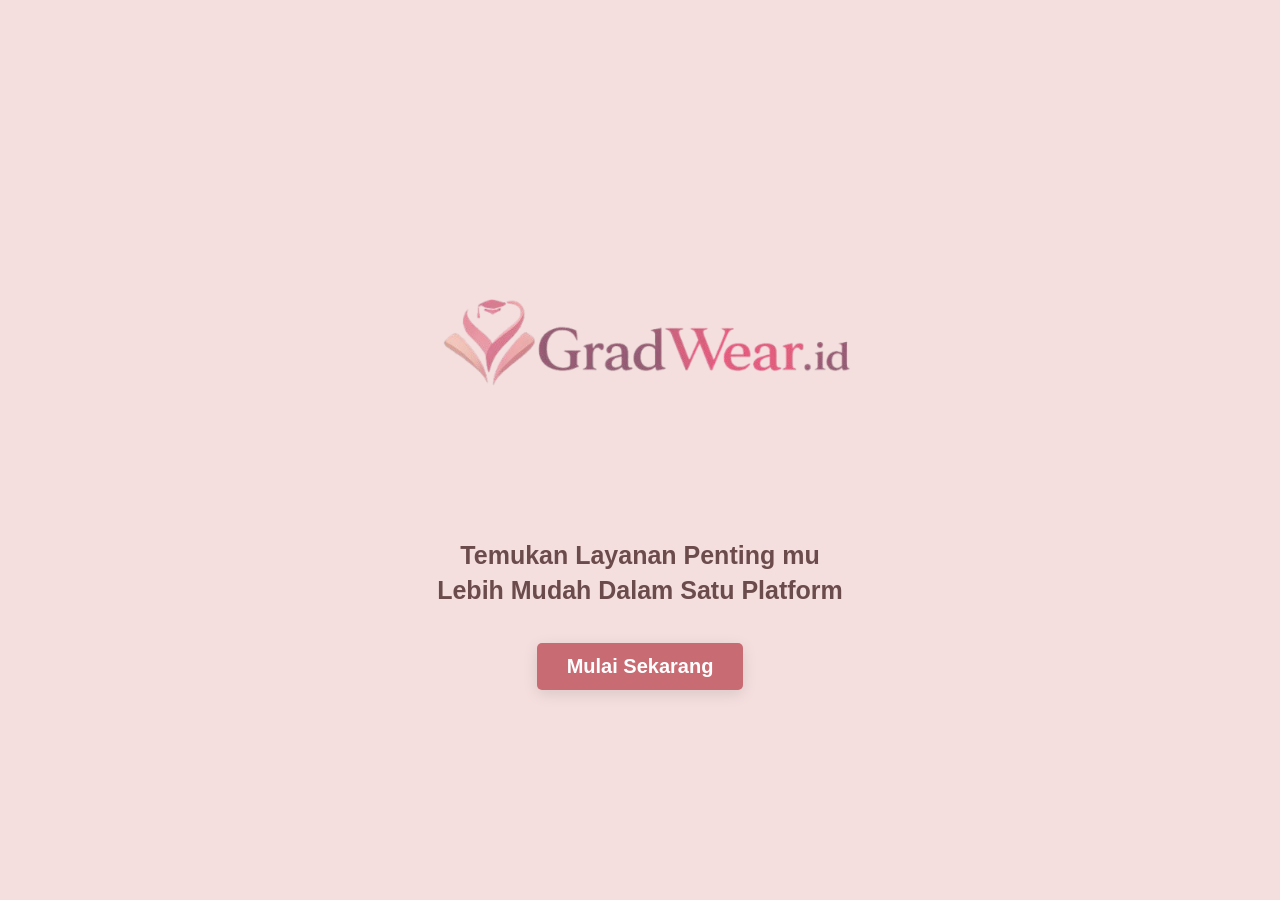
<file: index.html>
<!DOCTYPE html>
<html lang="id">
<head>
  <meta charset="UTF-8">
  <title>GradWear</title>
  <link rel="stylesheet" href="style.css">
</head>
<body>

  <div class="container">
    <div class="logo">
  <img src="logo_GradWear (Remove BackGround).png" alt="Logo GradWear">
</div>

    <p class="tagline">
      Temukan Layanan Penting mu<br>
      Lebih Mudah Dalam Satu Platform
    </p>

    <a href="home.html">
  <button>Mulai Sekarang</button>
</a>
  </div>

</body>
</html>
</file>
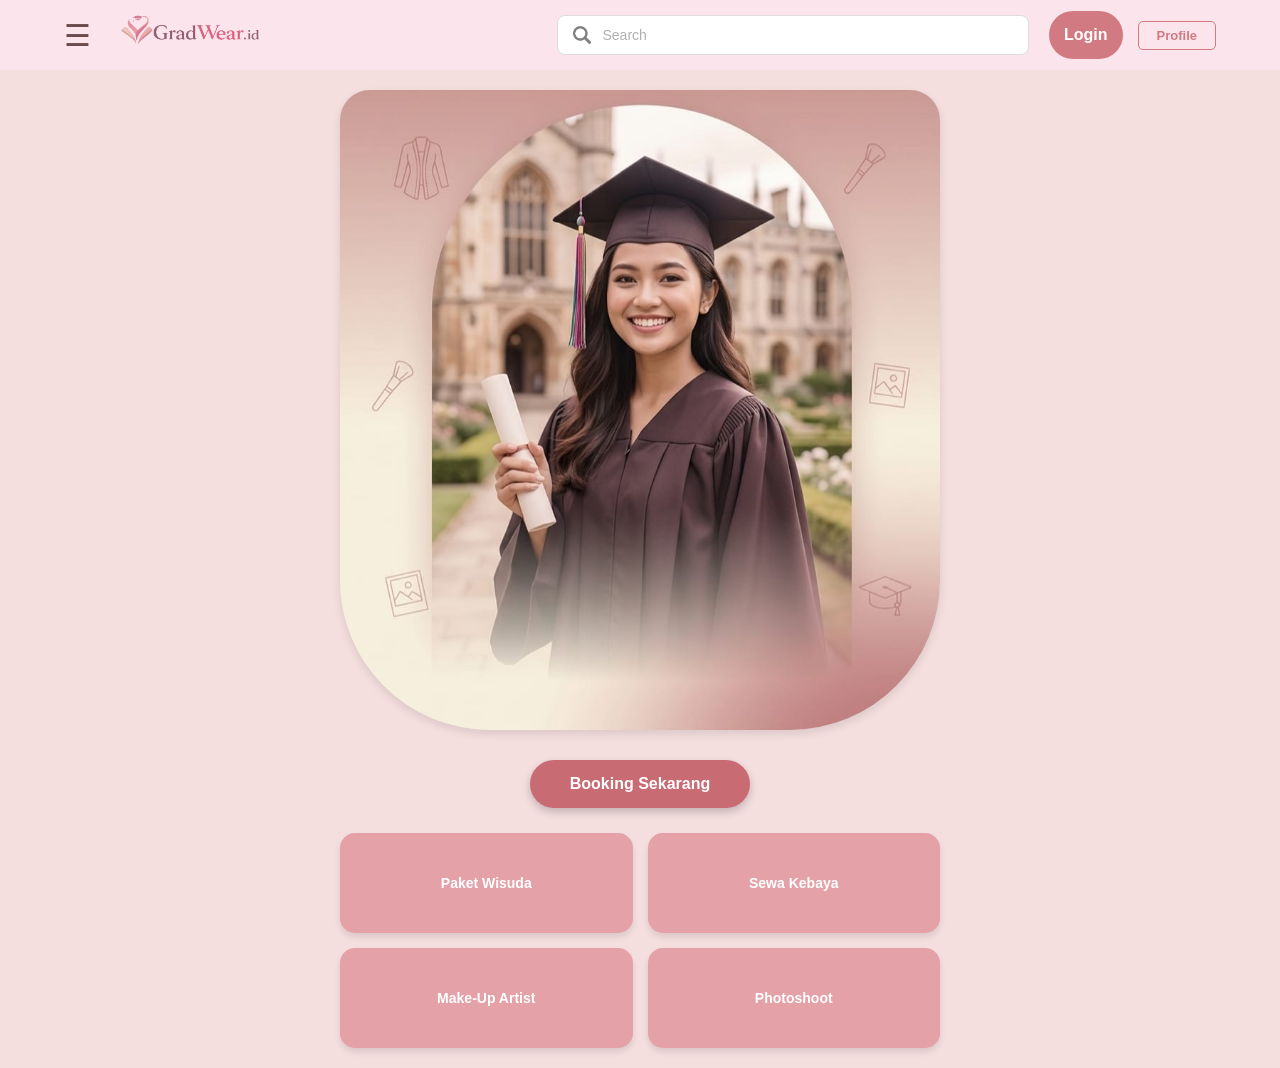
<file: home.html>
<!DOCTYPE html>
<html lang="id">
<head>
    <meta charset="UTF-8">
    <meta name="viewport" content="width=device-width, initial-scale=1.0">
    <title>Home - GradWear.id</title>
    <link rel="stylesheet" href="style.css">
</head>
<body class="home-page">

    <!-- SIDEBAR -->
    <div id="sideMenu" class="sidebar">
        <a href="javascript:void(0)" class="closebtn" onclick="closeNav()">&times;</a>
        <div class="menu-content">
            <a href="home.html">Home</a>
            <a href="paket_wisuda.html">Paket Wisuda</a>
            <a href="kebaya.html">Kebaya</a>
            <a href="make-up.html">Make-Up Artist</a>
            <a href="photoshoot.html">Photoshoot</a>
            <a href="tentang_kami.html">Tentang Kami</a>
            <a href="keranjang.html">Lihat Pesanan</a>
        </div>
    </div>

    <!-- HEADER (Sudah Diperbaiki: Logo Merapat ke Kiri) -->
    <div class="header">
        <div class="header-left">
            <span class="menu-icon" onclick="openNav()">☰</span>
            <img src="logo_GradWear (Remove BackGround).png" class="main-logo" onclick="window.location.href='home.html'">
        </div>

        <div class="header-center">
            <div class="search-container">
                <img src="search 2.png" class="search-icon-inside" id="searchBtn">
                <input type="text" placeholder="Search" class="search-input" id="searchInput">
            </div>
        </div>

        <div class="header-right">
            <div class="auth-buttons">
                <a href="login.html" class="btn-login">Login</a>
                <a href="profile_user.html" class="btn-profile">Profile</a>
            </div>
        </div>
    </div>

    <!-- KONTEN UTAMA -->
    <div class="home">
        <div class="hero">
            <img src="foto background home (orang wisuda).jpeg" alt="wisuda">
        </div>

        <div style="text-align: center;">
            <button class="booking">Booking Sekarang</button>
        </div>

        <div class="menu-grid">
            <div class="card" onclick="window.location.href='paket_wisuda.html'">Paket Wisuda</div>
            <div class="card" onclick="window.location.href='kebaya.html'">Sewa Kebaya</div>
            <div class="card" onclick="window.location.href='make-up.html'">Make-Up Artist</div>
            <div class="card" onclick="window.location.href='photoshoot.html'">Photoshoot</div>
        </div>
    </div>

    <script>
    // --- 1. FUNGSI SIDEBAR ---
    function openNav() {
        const sideMenu = document.getElementById("sideMenu");
        if (sideMenu) sideMenu.style.width = "250px";
    }

    function closeNav() {
        const sideMenu = document.getElementById("sideMenu");
        if (sideMenu) sideMenu.style.width = "0";
    }

    // --- 2. LOGIKA PENCARIAN (Sudah Difix) ---
    const searchInput = document.getElementById('searchInput');
    const searchBtn = document.getElementById('searchBtn');

    function performSearch() {
        const keyword = searchInput.value.trim();
        if (keyword !== "") {
            window.location.href = "search.html?q=" + encodeURIComponent(keyword);
        }
    }

    if (searchInput) {
        searchInput.addEventListener('keypress', function(e) {
            if (e.key === 'Enter') {
                performSearch();
            }
        });
    }

    if (searchBtn) {
        searchBtn.style.cursor = "pointer";
        searchBtn.onclick = performSearch;
    }

    // --- 3. LOGIKA TOMBOL BOOKING ---
    const bookingBtn = document.querySelector('.booking');
    if (bookingBtn) {
        bookingBtn.onclick = function() {
            const statusLogin = localStorage.getItem("isLoggedIn");
            if (statusLogin === "true") {
                window.location.href = "sewa_layanan.html"; 
            } else {
                alert("Ups! Kamu harus login dulu untuk booking.");
                window.location.href = "login.html";
            }
        };
    }
    </script>
</body>
</html>
</file>
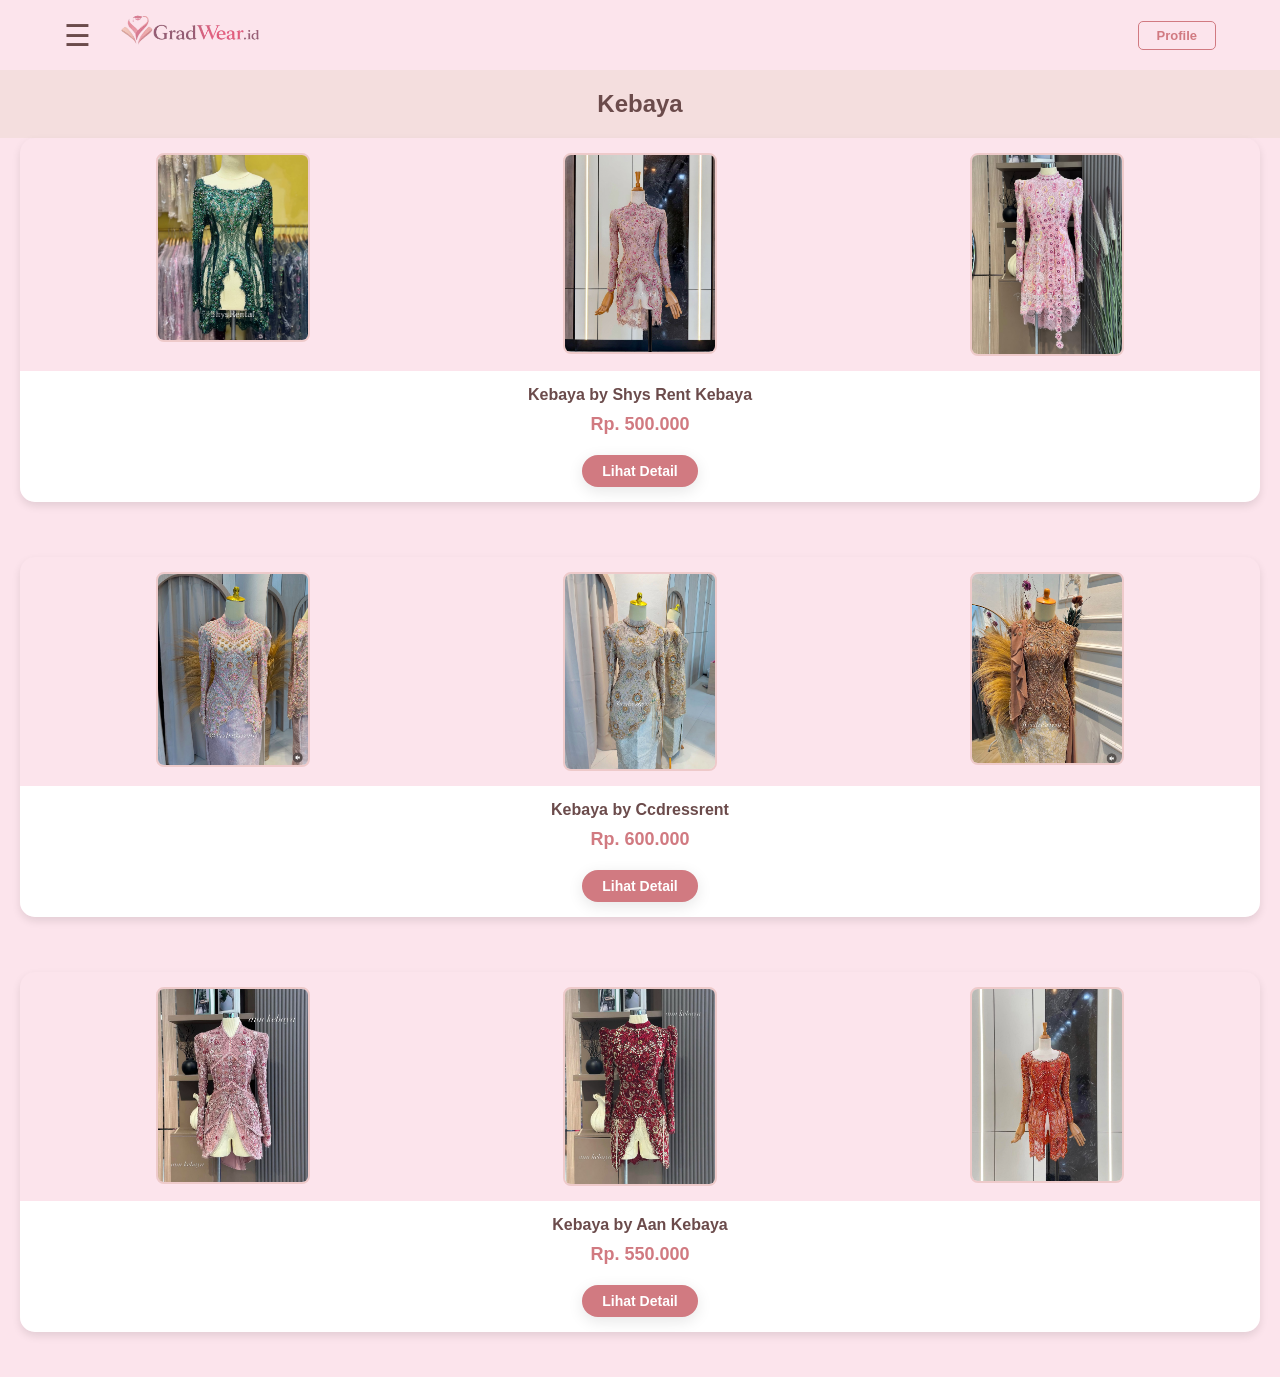
<file: kebaya.html>
<!DOCTYPE html>
<html lang="id">
<head>
    <meta charset="UTF-8">
    <meta name="viewport" content="width=device-width, initial-scale=1.0">
    <title>Kebaya</title>
    <link rel="stylesheet" href="style.css">
</head>
<body class="cart-page">

    <!-- HEADER (Pastikan sama dengan home.html) -->
    <div class="header">
        <div class="header-left">
            <span class="menu-icon" onclick="window.location.href='home.html'" style="cursor:pointer">☰</span>
            <img src="logo_GradWear (Remove BackGround).png" class="main-logo" onclick="window.location.href='home.html'">
        </div>
        <div class="header-right">
            <div class="auth-buttons">
                <a href="profile_user.html" class="btn-profile">Profile</a>
            </div>
        </div>
    </div>

    <div class="content">
        <h2 style="text-align: center; color: #6b4b4b; margin: 20px 0;">Kebaya</h2>

        <div class="product-grid">
            <!-- Produk 1: shys.rental -->
            <div class="product-card">
                <div class="image-container-triple">
                    <div class="img-box">
                        <img src="shys kebaya 1.jpg" alt="shys 1">
                    </div>
                    <div class="img-box">
                        <img src="shys kebaya 2.jpeg" alt="shys 2">
                    </div>
                    <div class="img-box">
                        <img src="shys kebaya 3 baru.jpg" alt="shys 3">
                    </div>
                </div>
                <div class="product-info">
                    <h3>Kebaya by Shys Rent Kebaya</h3>
                    <p class="price">Rp. 500.000</p>
                    <button class="btn-detail" onclick="window.location.href='detail_paket.html'">Lihat Detail</button>
                </div>
            </div>

            <!-- Produk 2: ccdressrent -->
            <div class="product-card">
                <div class="image-container-triple">
                    <div class="img-box">
                        <img src="ccdressrent kebaya 1.jpeg" alt="cc 1"> <!-- Ganti nama file foto di sini -->
                    </div>
                    <div class="img-box">
                        <img src="ccdress kebaya 2.jpeg" alt="cc 2"> <!-- Ganti nama file foto di sini -->
                    </div>
                    <div class="img-box">
                        <img src="ccdress kebaya 3.jpeg" alt="cc 3"> <!-- Ganti nama file foto di sini -->
                    </div>
                </div>
                <div class="product-info">
                    <h3>Kebaya by Ccdressrent</h3>
                    <p class="price">Rp. 600.000</p>
                    <button class="btn-detail">Lihat Detail</button>
                </div>
            </div>

            <!-- Produk 3: aan.kebaya -->
            <div class="product-card">
                <div class="image-container-triple">
                    <div class="img-box">
                        <img src="aan kebaya 1.jpeg" alt="aan 1"> <!-- Ganti nama file foto di sini -->
                    </div>
                    <div class="img-box">
                        <img src="aan kebaya 2.jpeg" alt="aan 2"> <!-- Ganti nama file foto di sini -->
                    </div>
                    <div class="img-box">
                        <img src="aan kebaya 3.jpeg" alt="aan 3"> <!-- Ganti nama file foto di sini -->
                    </div>
                </div>
                <div class="product-info">
                    <h3>Kebaya by Aan Kebaya</h3>
                    <p class="price">Rp. 550.000</p>
                    <button class="btn-detail">Lihat Detail</button>
                </div>
            </div>
        </div>
</file>
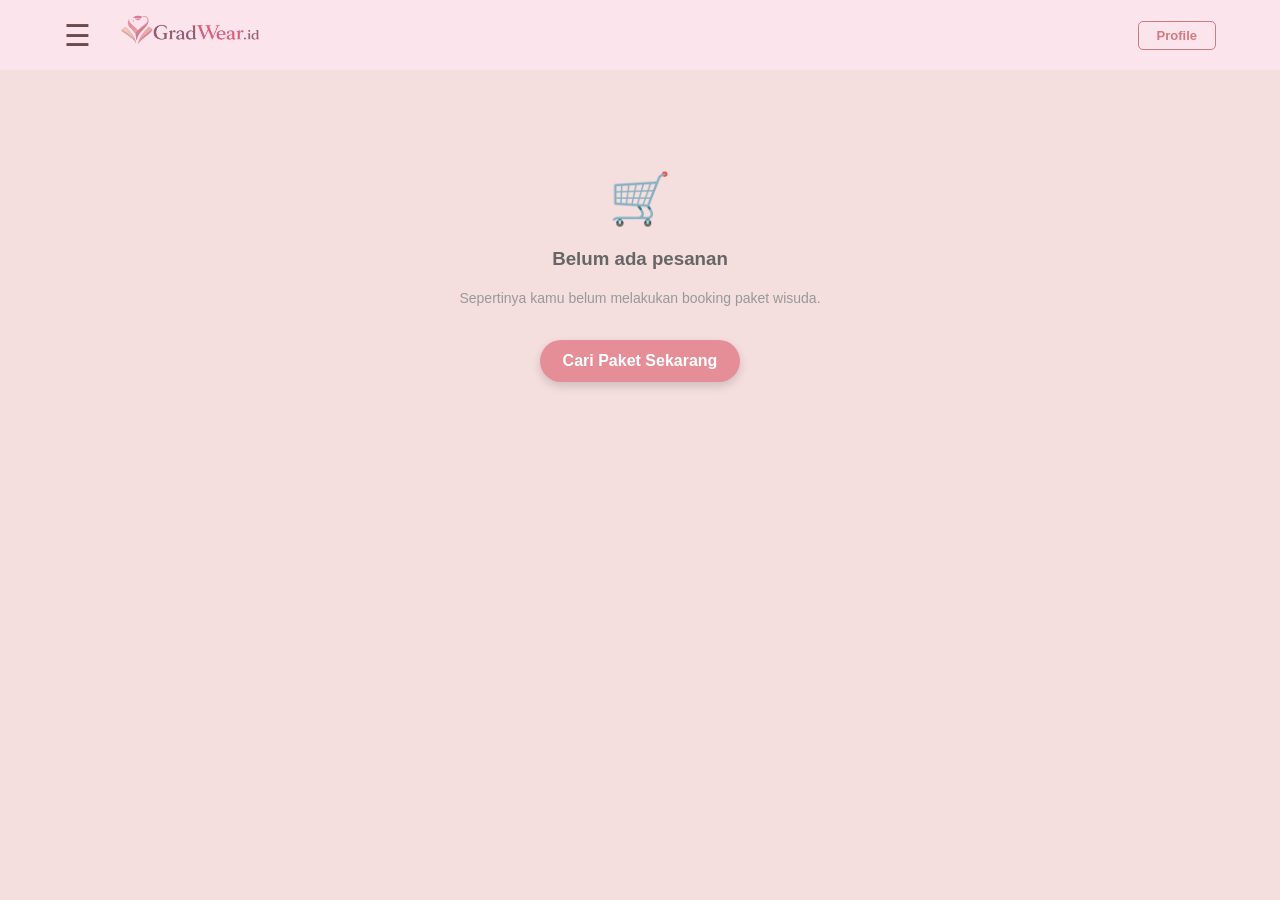
<file: keranjang.html>
<!DOCTYPE html>
<html lang="id">
<head>
    <meta charset="UTF-8">
    <meta name="viewport" content="width=device-width, initial-scale=1.0">
    <title>Keranjang - GradWear.id</title>
    <link rel="stylesheet" href="style.css">
</head>
<body class="cart-page">

    <!-- HEADER (Pastikan sama dengan home.html) -->
    <div class="header">
        <div class="header-left">
            <span class="menu-icon" onclick="window.location.href='home.html'" style="cursor:pointer">☰</span>
            <img src="logo_GradWear (Remove BackGround).png" class="main-logo" onclick="window.location.href='home.html'">
        </div>
        <div class="header-right">
            <div class="auth-buttons">
                <a href="profile_user.html" class="btn-profile">Profile</a>
            </div>
        </div>
    </div>

    <!-- KONTEN UTAMA: Area ini akan berubah isinya tergantung status booking -->
    <div class="order-card" id="cartContent">
        <!-- JavaScript akan mengisi bagian ini secara otomatis -->
    </div>

    <script>
        document.addEventListener('DOMContentLoaded', function() {
            const cartContent = document.getElementById('cartContent');
            
            // Mengambil data booking yang disimpan di localStorage
            const bookingData = JSON.parse(localStorage.getItem("bookingData"));

            if (!bookingData) {
                // Tampilan JIKA KERANJANG KOSONG
                cartContent.innerHTML = `
                    <div class="empty-cart-view" style="text-align: center; margin-top: 80px;">
                        <div style="font-size: 50px;">🛒</div>
                        <h3 style="color: #666; margin-top: 20px;">Belum ada pesanan</h3>
                        <p style="color: #999; font-size: 14px;">Sepertinya kamu belum melakukan booking paket wisuda.</p>
                        <button onclick="window.location.href='home.html'" class="btn-hubungi" style="max-width: 200px; margin-top: 20px;">
                            Cari Paket Sekarang
                        </button>
                    </div>
                `;
            } else {
                // Tampilan JIKA SUDAH ADA PESANAN (Sesuai Screenshot 2026-05-04 223326.png)
                cartContent.innerHTML = `
                    <h3 class="order-title">Lihat Pesanan</h3>
                    
                    <div class="order-container">
                        <!-- Grid Foto Produk -->
                        <div class="image-group">
                            <div class="item-photo">
                                <img src="kebaya.jpg" alt="Kebaya">
                                <p>Kebaya<br>by Gianwardrobe</p>
                            </div>
                            <div class="item-photo">
                                <img src="photo.jpg" alt="Photoshoot">
                                <p>Photoshoot<br>by Kamerauf.id</p>
                            </div>
                            <div class="item-photo">
                                <img src="makeup.jpg" alt="Make-Up">
                                <p>Make-Up Artist<br>by Benusaromba</p>
                            </div>
                        </div>

                        <!-- Detail Paket -->
                        <div class="order-details">
                            <h2 class="package-name">${bookingData.paketName || 'Paket Wisuda 1'}</h2>
                            <p class="price">Rp. ${bookingData.harga || '1.500.000'}</p>
                            
                            <div class="info-row">
                                <span>Size Baju</span>
                                <span class="badge">${bookingData.size || 'L'}</span>
                            </div>
                            <div class="info-row">
                                <span>Tanggal</span>
                                <span class="badge">${bookingData.tanggal || '09/09/2025'}</span>
                            </div>
                            <div class="info-row">
                                <span>Jam Booking</span>
                                <span class="badge">${bookingData.jam || '04.00 - 14.00'}</span>
                            </div>
                            <div class="info-row">
                                <span>Status</span>
                                <span class="status-success">Berhasil</span>
                            </div>
                            
                            <p class="timestamp">Dibooking pada ${bookingData.waktuBooking || 'Baru saja'}</p>

                            <!-- Link ke WhatsApp Vendor -->
                            <button class="btn-hubungi" onclick="window.location.href='https://wa.me/628123456789'">
                                Hubungi Vendor
                            </button>
                        </div>
                    </div>

                    <!-- Opsi Tambahan: Batalkan Booking -->
                    <p onclick="batalkanPesanan()" style="color: #ff6b6b; cursor: pointer; font-size: 12px; margin-top: 20px; text-decoration: underline;">
                        Batalkan Pesanan Ini
                    </p>
                `;
            }
        });

        // Fungsi untuk menghapus data booking (Simulasi pembatalan)
        function batalkanPesanan() {
            if (confirm("Apakah kamu yakin ingin membatalkan pesanan ini?")) {
                localStorage.removeItem("bookingData");
                window.location.reload(); // Refresh halaman agar kembali ke tampilan kosong
            }
        }
    </script>
</body>
</html>
</file>
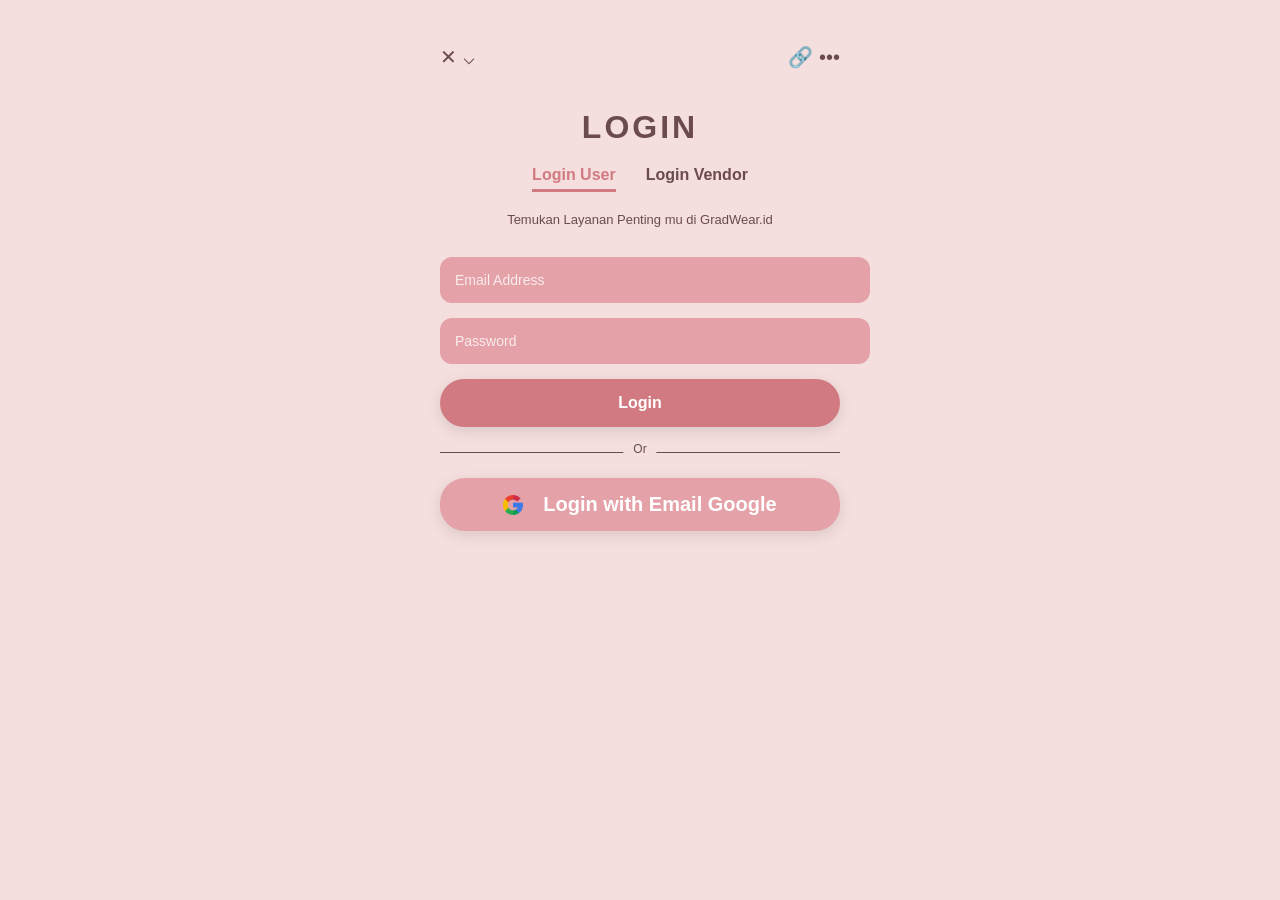
<file: login.html>
<!DOCTYPE html>
<html lang="id">
<head>
    <meta charset="UTF-8">
    <meta name="viewport" content="width=device-width, initial-scale=1.0">
    <title>Login - GradWear.id</title>
    <link rel="stylesheet" href="style.css">
</head>
<body class="login-page">

    <div class="mobile-frame">
        <div class="nav-header">
            <div class="left-nav" onclick="window.location.href='home.html'" style="cursor:pointer">✕ ⌵</div>
            <div class="right-nav">🔗 •••</div>
        </div>

        <div class="content">
    <h1 class="title">LOGIN</h1>

    <div class="login-tabs">
        <div id="tab-user" class="tab active" onclick="switchTab('user')">Login User</div>
        <div id="tab-vendor" class="tab" onclick="switchTab('vendor')">Login Vendor</div>
    </div>

    <p id="login-subtitle" class="subtitle">Temukan Layanan Penting mu di GradWear.id</p>

    <div id="form-container">
        <form class="login-form" action="home.html">
            <input type="email" class="input-pink" placeholder="Email" required>
            <input type="password" class="input-pink" placeholder="Password" required>
            <div class="remember-me">
                <input type="checkbox" id="check">
                <label for="check">Ingatkan Saya</label>
            </div>
            <button type="submit" class="btn-login">Login</button>
        </form>
    </div>

    <div id="social-login">
        <div class="divider"><span>Or</span></div>
        <button class="btn-google">
                <img src="google.png" alt="Email Icon" style="width: 20px; height: 20px; object-fit: contain; margin-right: 10px;">
                <span style="vertical-align: middle;">Login with Email Google</span>
        </button>
    </div>
</div>

<script>
    // 1. FUNGSI UNTUK PINDAH TAB (USER / VENDOR)
    function switchTab(type) {
        const userTab = document.getElementById('tab-user');
        const vendorTab = document.getElementById('tab-vendor');
        const formContainer = document.getElementById('form-container');
        const subtitle = document.getElementById('login-subtitle');
        const socialLogin = document.getElementById('social-login');

        if (type === 'user') {
            userTab.classList.add('active');
            vendorTab.classList.remove('active');
            subtitle.innerText = "Temukan Layanan Penting mu di GradWear.id";
            if (socialLogin) socialLogin.style.display = "block"; 
            
            // Masukkan HTML Form User
            formContainer.innerHTML = `
                <form id="loginForm" class="login-form">
                    <input type="email" id="email" class="input-pink" placeholder="Email Address" required>
                    <input type="password" id="id_password" class="input-pink" placeholder="Password" required>
                    <button type="submit" class="btn-login">Login</button>
                </form>
            `;
        } else {
            vendorTab.classList.add('active');
            userTab.classList.remove('active');
            subtitle.innerText = "Create Your Free Business Profile!";
            if (socialLogin) socialLogin.style.display = "none"; 

            // Masukkan HTML Form Vendor
            formContainer.innerHTML = `
                <form id="vendorForm" class="login-form" action="vendor_dashboard.html">
                    <select class="input-pink" style="color: #6b4b4b; background-color: #fff; border: 1px solid #e4a1a7;">
                        <option value="">Service Category</option>
                        <option value="kebaya">Sewa Kebaya</option>
                        <option value="mua">Make-Up Artist</option>
                        <option value="photo">Photography</option>
                    </select>
                    <input type="text" class="input-pink" placeholder="Business Name" required>
                    <input type="email" class="input-pink" placeholder="Email Address" required>
                    <input type="password" class="input-pink" placeholder="Password" required>
                    <button type="submit" class="btn-login" style="background-color: #e4a1a7;">Start Free Trial</button>
                </form>
            `;
        }
    }

    // 2. LOGIKA LOGIN (MENGGUNAKAN DELEGASI AGAR SELALU AKTIF)
    document.addEventListener('submit', function (e) {
        // Cek apakah form yang disubmit adalah form login user
        if (e.target && e.target.id === 'loginForm') {
            e.preventDefault(); 
            
            const email = document.getElementById('email').value;
            const password = document.getElementById('id_password').value;

            // Pengecekan Akun
            if (email.includes("@") && password.length >= 5) {
                localStorage.setItem("isLoggedIn", "true");
                localStorage.setItem("userEmail", email);
                
                alert("Login Berhasil!");
                window.location.href = "profile_user.html"; // LANGSUNG KE PROFIL
            } else {
                alert("Email atau Password salah!");
            }
        }
    });

    // 3. FITUR GOOGLE LOGIN
    document.addEventListener('submit', function (e) {
    e.preventDefault(); // Mencegah "File Not Found" atau tanda tanya (?) di URL

    // --- JIKA YANG DIKLIK ADALAH LOGIN USER ---
    if (e.target && e.target.id === 'loginForm') {
        const email = document.getElementById('email').value;
        const password = document.getElementById('id_password').value;

        if (email.includes("@") && password.length >= 5) {
            localStorage.setItem("isLoggedIn", "true");
            localStorage.setItem("userEmail", email);
            localStorage.setItem("userRole", "user"); // Tandai sebagai User
            
            alert("Login Berhasil!");
            window.location.href = "profile user.html"; 
        } else {
            alert("Email harus pakai @ dan password minimal 5 karakter!");
        }
    }

    // --- JIKA YANG DIKLIK ADALAH START FREE TRIAL (VENDOR) ---
    if (e.target && e.target.id === 'vendorForm') {
        // Kita tidak langsung ke Dashboard, tapi ke halaman registrasi bertahap
        alert("Mari lengkapi profil bisnis Anda!");
        window.location.href = "register_vendor.html"; 
    }
});
    // 4. JALANKAN PERTAMA KALI
    window.onload = function() {
        switchTab('user'); // Pastikan saat buka, tab user aktif
    };
</script>
</file>
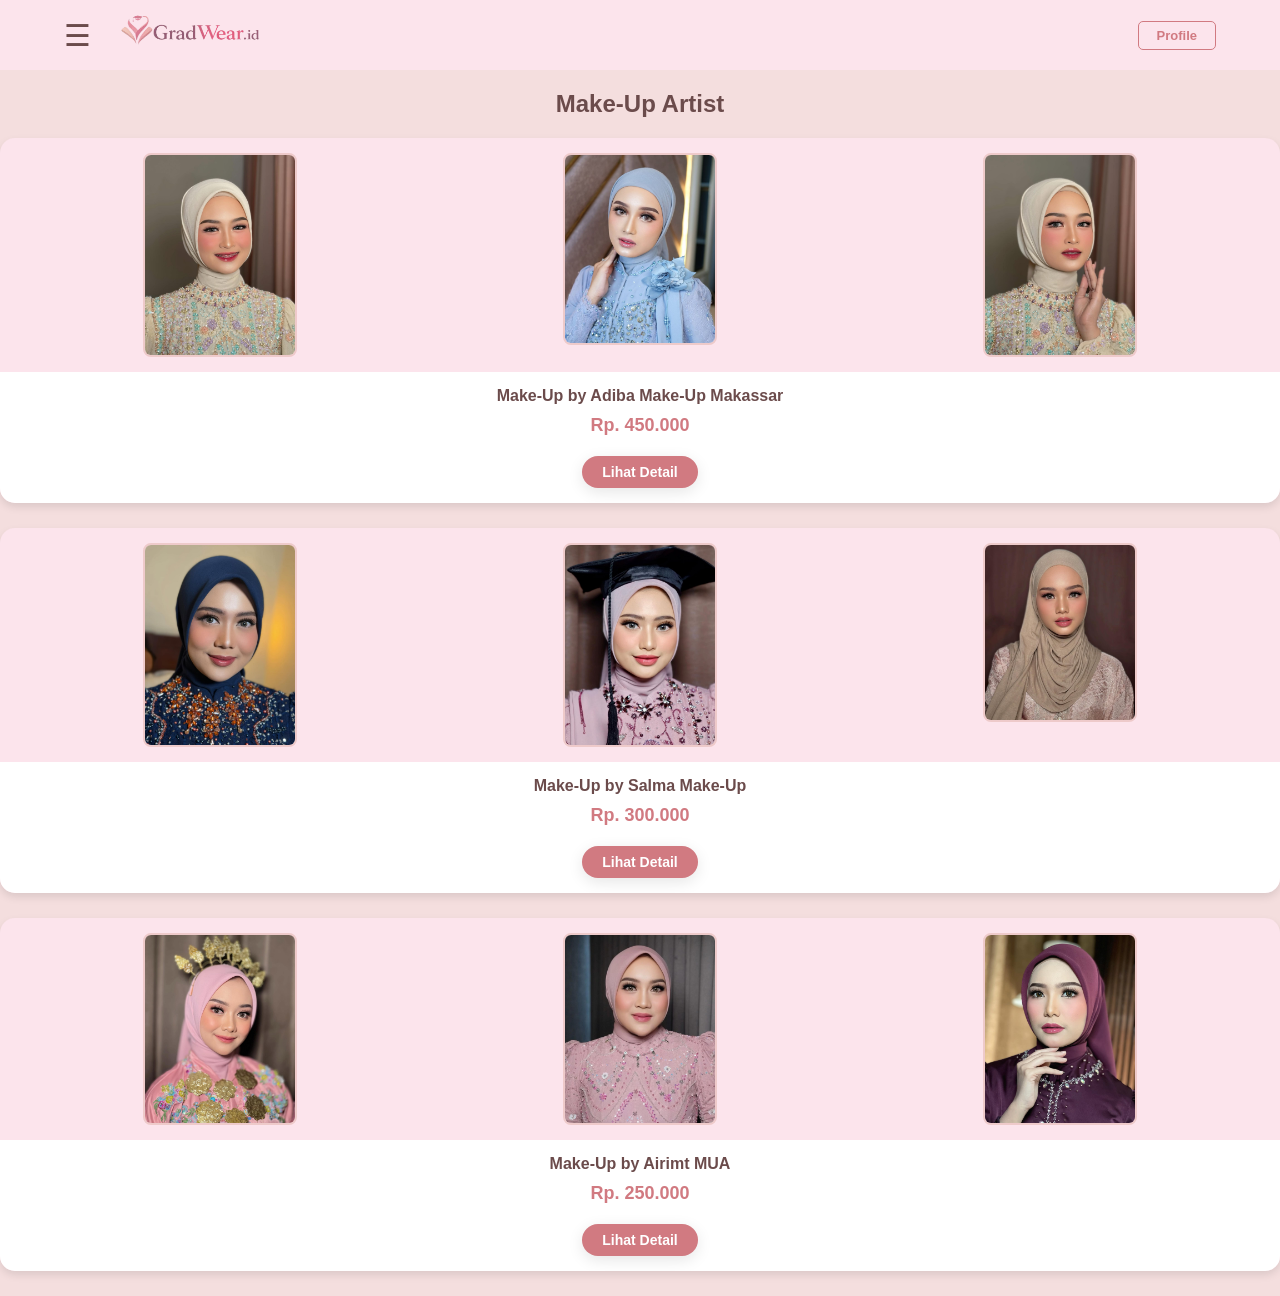
<file: make-up.html>
<!DOCTYPE html>
<html lang="id">
<head>
    <meta charset="UTF-8">
    <meta name="viewport" content="width=device-width, initial-scale=1.0">
    <title>Make-Up</title>
    <link rel="stylesheet" href="style.css">
</head>
<body class="cart-page">

    <!-- HEADER (Pastikan sama dengan home.html) -->
    <div class="header">
        <div class="header-left">
            <span class="menu-icon" onclick="window.location.href='home.html'" style="cursor:pointer">☰</span>
            <img src="logo_GradWear (Remove BackGround).png" class="main-logo" onclick="window.location.href='home.html'">
        </div>
        <div class="header-right">
            <div class="auth-buttons">
                <a href="profile_user.html" class="btn-profile">Profile</a>
            </div>
        </div>
    </div>
    <div class="content">
        <h2 style="text-align: center; color: #6b4b4b; margin: 20px 0;">Make-Up Artist</h2>

       
            <!-- Produk 1: Adiba Make-Up -->
            <div class="product-card">
                <div class="image-container-triple">
                    <div class="img-box">
                        <img src="adiba make-up 1.jpg" alt="adiba 1">
                    </div>
                    <div class="img-box">
                        <img src="adiba make-up 3.jpg" alt="adiba 2">
                    </div>
                    <div class="img-box">
                        <img src="adiba make-up 2.jpg" alt="adiba 3">
                    </div>
                </div>
                <div class="product-info">
                    <h3>Make-Up by Adiba Make-Up Makassar</h3>
                    <p class="price">Rp. 450.000</p>
                    <button class="btn-detail" onclick="window.location.href='detail_paket.html'">Lihat Detail</button>
                </div>
            </div>

            <!-- Produk 2: Salma Make-Up -->
            <div class="product-card">
                <div class="image-container-triple">
                    <div class="img-box">
                        <img src="salmakeup 1.jpg" alt="cc 1"> <!-- Ganti nama file foto di sini -->
                    </div>
                    <div class="img-box">
                        <img src="salmakeup 2.jpg" alt="cc 2"> <!-- Ganti nama file foto di sini -->
                    </div>
                    <div class="img-box">
                        <img src="salmakeup 3.jpg"cc 3"> <!-- Ganti nama file foto di sini -->
                    </div>
                </div>
                <div class="product-info">
                    <h3>Make-Up by Salma Make-Up</h3>
                    <p class="price">Rp. 300.000</p>
                    <button class="btn-detail">Lihat Detail</button>
                </div>
            </div>

            <!-- Produk 3: Airinmt Make-Up -->
            <div class="product-card">
                <div class="image-container-triple">
                    <div class="img-box">
                        <img src="airinmt makeup 1.jpg" alt="aan 1"> <!-- Ganti nama file foto di sini -->
                    </div>
                    <div class="img-box">
                        <img src="airinmt makeup 2.jpg" alt="aan 2"> <!-- Ganti nama file foto di sini -->
                    </div>
                    <div class="img-box">
                        <img src="airinmt makeup 3.jpg" alt="aan 3"> <!-- Ganti nama file foto di sini -->
                    </div>
                </div>
                <div class="product-info">
                    <h3>Make-Up by Airimt MUA</h3>
                    <p class="price">Rp. 250.000</p>
                    <button class="btn-detail">Lihat Detail</button>
                </div>
            </div>
        </div>
</file>
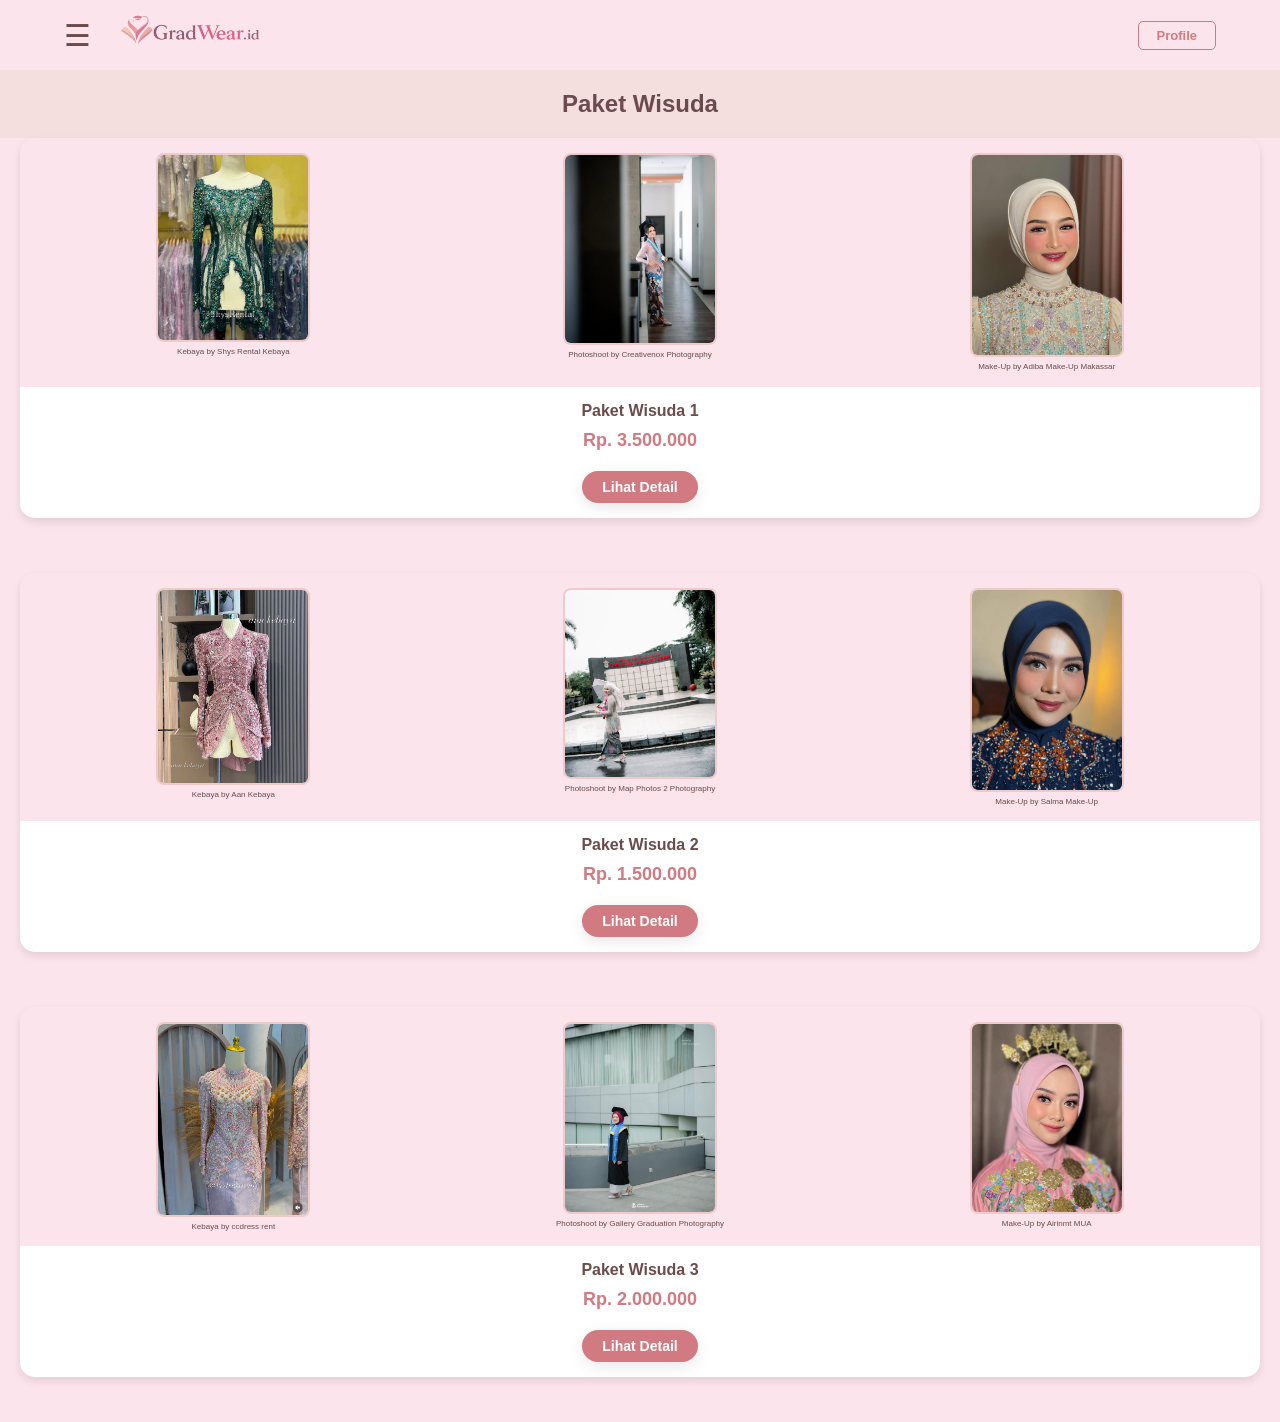
<file: paket_wisuda.html>
<!DOCTYPE html>
<html lang="id">
<head>
    <meta charset="UTF-8">
    <meta name="viewport" content="width=device-width, initial-scale=1.0">
    <title>Paket Wisuda</title>
    <link rel="stylesheet" href="style.css">
</head>
<body class="cart-page">

    <!-- HEADER (Pastikan sama dengan home.html) -->
    <div class="header">
        <div class="header-left">
            <span class="menu-icon" onclick="window.location.href='home.html'" style="cursor:pointer">☰</span>
            <img src="logo_GradWear (Remove BackGround).png" class="main-logo" onclick="window.location.href='home.html'">
        </div>
        <div class="header-right">
            <div class="auth-buttons">
                <a href="profile_user.html" class="btn-profile">Profile</a>
            </div>
        </div>
    </div>

    <div class="content">
        <h2 style="text-align: center; color: #6b4b4b; margin: 20px 0;">Paket Wisuda</h2>

        <div class="product-grid">
            <!-- Paket 1 -->
            <div class="product-card">
                <div class="image-container-triple">
                    <div class="img-box">
                        <img src="shys kebaya 1.jpg" alt="Kebaya">
                        <span>Kebaya by Shys Rental Kebaya</span>
                    </div>
                    <div class="img-box">
                        <img src="creativenox photo 1.jpg" alt="Photoshoot">
                        <span>Photoshoot by Creativenox Photography</span>
                    </div>
                    <div class="img-box">
                        <img src="adiba make-up 1.jpg" alt="MUA">
                        <span>Make-Up by Adiba Make-Up Makassar</span>
                    </div>
                </div>
                
                <div class="product-info">
                    <h3>Paket Wisuda 1</h3>
                    <p class="price">Rp. 3.500.000</p>
                    <button class="btn-detail" onclick="window.location.href='detail_paket.html'">Lihat Detail</button>
                </div>
            </div>

            <!-- Paket 2 -->
            <div class="product-card">
                <div class="image-container-triple">
                    <div class="img-box">
                        <img src="aan kebaya 1.jpeg" alt="Kebaya">
                        <span>Kebaya by Aan Kebaya</span>
                    </div>
                    <div class="img-box">
                        <img src="maphotos photoshoot 1.jpg" alt="Photoshoot">
                        <span>Photoshoot by Map Photos 2 Photography</span>
                    </div>
                    <div class="img-box">
                        <img src="salmakeup 1.jpg" alt="MUA">
                        <span>Make-Up by Salma Make-Up</span>
                    </div>
                </div>

                <div class="product-info">
                    <h3>Paket Wisuda 2</h3>
                    <p class="price">Rp. 1.500.000</p>
                    <button class="btn-detail" onclick="window.location.href='detail_paket.html'">Lihat Detail</button>
                </div>
            </div>
            
            <!-- Paket 3 -->
            <div class="product-card">
                <div class="image-container-triple">
                    <div class="img-box">
                        <img src="ccdressrent kebaya 1.jpeg" alt="Kebaya">
                        <span>Kebaya by ccdress rent</span>
                    </div>
                    <div class="img-box">
                        <img src="gallery grad photo 1.jpg" alt="Photoshoot">
                        <span>Photoshoot by Gallery Graduation Photography</span>
                    </div>
                    <div class="img-box">
                        <img src="airinmt makeup 1.jpg" alt="MUA">
                        <span>Make-Up by Airinmt MUA</span>
                    </div>
                </div>

                <div class="product-info">
                    <h3>Paket Wisuda 3</h3>
                    <p class="price">Rp. 2.000.000</p>
                    <button class="btn-detail" onclick="window.location.href='detail_paket.html'">Lihat Detail</button>
                </div>
            </div>

</body>
</html>
</file>
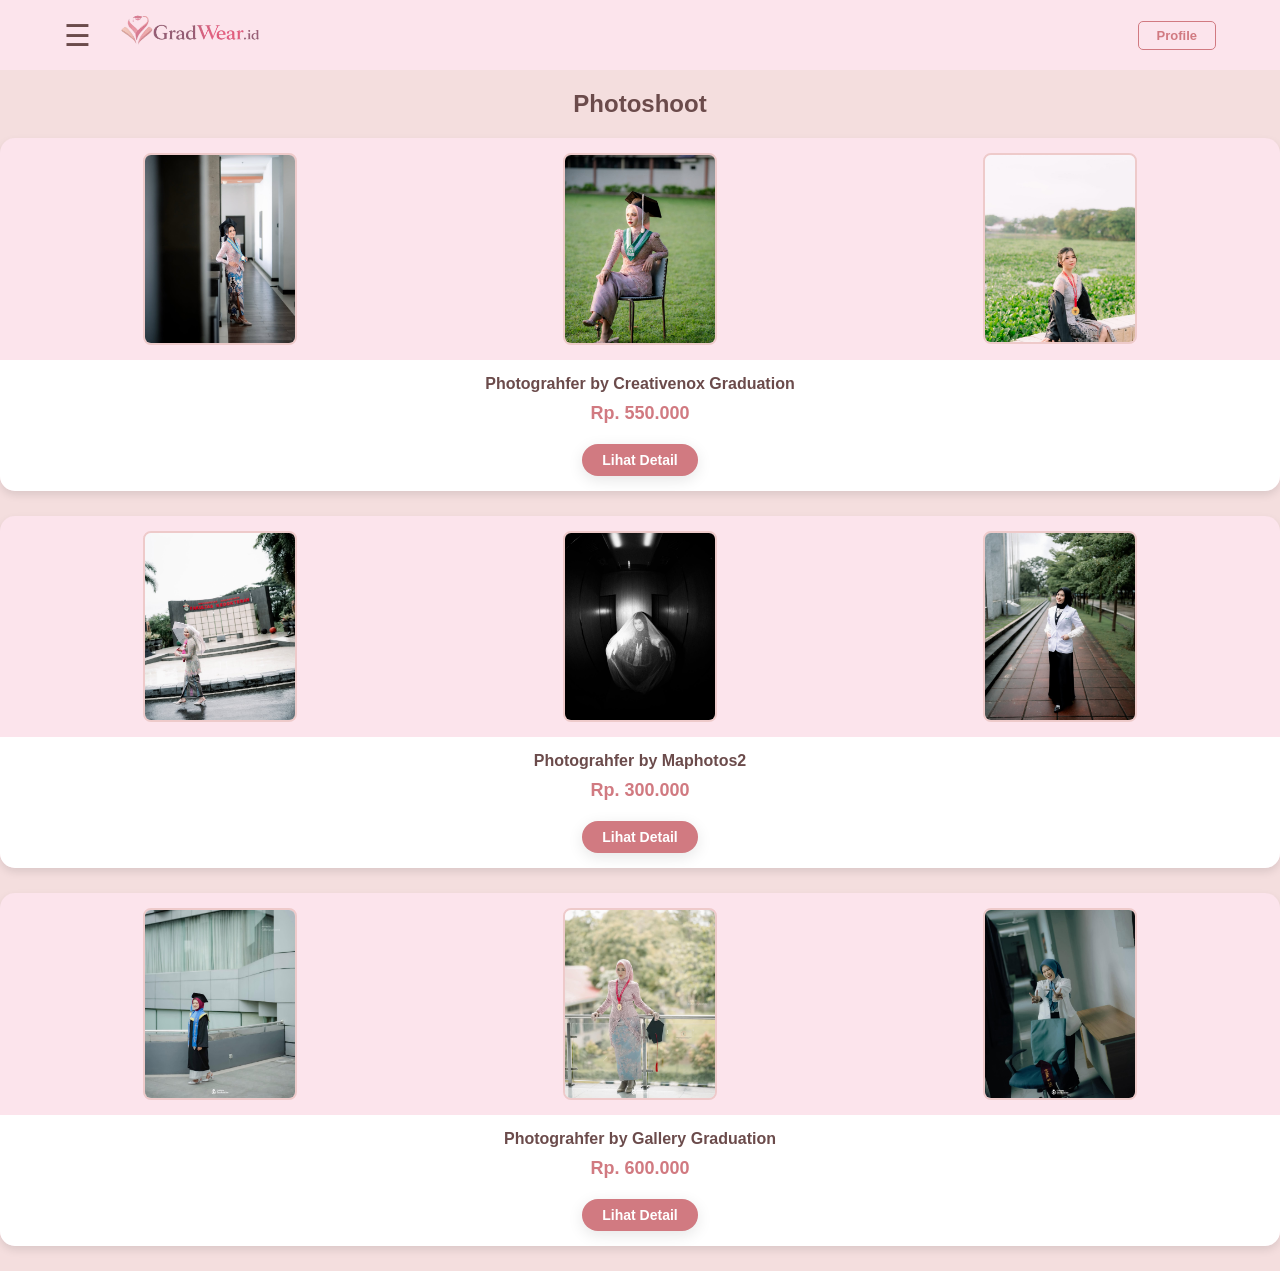
<file: photoshoot.html>
<!DOCTYPE html>
<html lang="id">
<head>
    <meta charset="UTF-8">
    <meta name="viewport" content="width=device-width, initial-scale=1.0">
    <title>Photoshoot</title>
    <link rel="stylesheet" href="style.css">
</head>
<body class="cart-page">

    <!-- HEADER (Pastikan sama dengan home.html) -->
    <div class="header">
        <div class="header-left">
            <span class="menu-icon" onclick="window.location.href='home.html'" style="cursor:pointer">☰</span>
            <img src="logo_GradWear (Remove BackGround).png" class="main-logo" onclick="window.location.href='home.html'">
        </div>
        <div class="header-right">
            <div class="auth-buttons">
                <a href="profile_user.html" class="btn-profile">Profile</a>
            </div>
        </div>
    </div>

    <div class="content">
        <h2 style="text-align: center; color: #6b4b4b; margin: 20px 0;">Photoshoot</h2>

             <!-- Produk 1: Creativenox -->
            <div class="product-card">
                <div class="image-container-triple">
                    <div class="img-box">
                        <img src="creativenox photo 1.jpg" alt="1">
                    </div>
                    <div class="img-box">
                        <img src="creativenox 2.jpg" alt="2">
                    </div>
                    <div class="img-box">
                        <img src="creativenox 3.jpg" alt="3">
                    </div>
                </div>
                <div class="product-info">
                    <h3>Photograhfer by Creativenox Graduation</h3>
                    <p class="price">Rp. 550.000</p>
                    <button class="btn-detail" onclick="window.location.href='detail_paket.html'">Lihat Detail</button>
                </div>
            </div>

            <!-- Produk 2: Map Photo 2-->
            <div class="product-card">
                <div class="image-container-triple">
                    <div class="img-box">
                        <img src="maphotos photoshoot 1.jpg" alt="cc 1"> <!-- Ganti nama file foto di sini -->
                    </div>
                    <div class="img-box">
                        <img src="maphotos 2.jpg" alt="cc 2"> <!-- Ganti nama file foto di sini -->
                    </div>
                    <div class="img-box">
                        <img src="maphotos 3.jpg"cc 3"> <!-- Ganti nama file foto di sini -->
                    </div>
                </div>
                <div class="product-info">
                    <h3>Photograhfer by Maphotos2</h3>
                    <p class="price">Rp. 300.000</p>
                    <button class="btn-detail">Lihat Detail</button>
                </div>
            </div>

            <!-- Produk 3: Gallry Grad -->
            <div class="product-card">
                <div class="image-container-triple">
                    <div class="img-box">
                        <img src="gallery grad photo 1.jpg" alt="aan 1"> <!-- Ganti nama file foto di sini -->
                    </div>
                    <div class="img-box">
                        <img src="gallery grad 2.jpg" alt="aan 2"> <!-- Ganti nama file foto di sini -->
                    </div>
                    <div class="img-box">
                        <img src="galley grad 3.jpg" alt="aan 3"> <!-- Ganti nama file foto di sini -->
                    </div>
                </div>
                <div class="product-info">
                    <h3>Photograhfer by Gallery Graduation</h3>
                    <p class="price">Rp. 600.000</p>
                    <button class="btn-detail">Lihat Detail</button>
                </div>
            </div>
        </div>
</file>
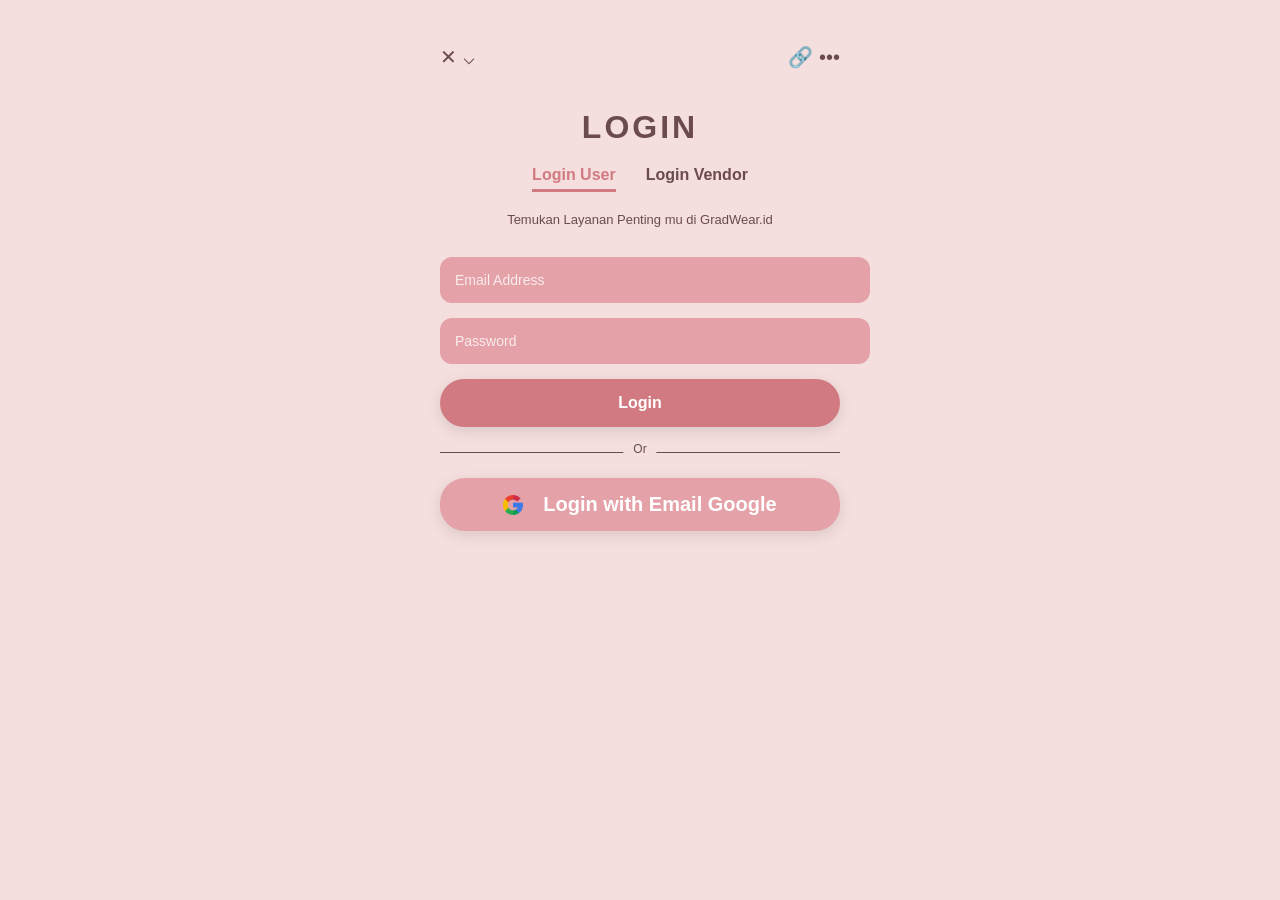
<file: profile user.html>
<!DOCTYPE html>
<html lang="id">
<head>
    <meta charset="UTF-8">
    <meta name="viewport" content="width=device-width, initial-scale=1.0">
    <title>Profil User - GradWear.id</title>
    <link rel="stylesheet" href="style.css">
</head>
<body class="home-page">

    <div class="header">
        <div class="header-left">
            <span class="menu-icon" onclick="window.location.href='home.html'" style="cursor: pointer;">☰</span>
        </div>
        <div class="header-center">
            <img src="logo_GradWear (Remove BackGround).png" class="main-logo" onclick="window.location.href='home.html'">
        </div>
        <div class="header-right">
            <div class="icons">
                <img src="search 2.png" class="header-icon" onclick="window.location.href='search.html'">
                <img src="shopping-cart.png" class="header-icon">
                <img src="user.png" class="header-icon" style="border-bottom: 2px solid #fff;">
            </div>
        </div>
    </div>

    <div class="profile-main-container">
        <div class="profile-card-figma">
            <div class="profile-label">Profil User</div>
            
            <form id="updateProfileForm" class="profile-form">
                <div class="input-group">
                    <label>Username</label>
                    <input type="text" id="prof-username" placeholder="Masukkan Username">
                </div>

                <div class="input-group">
                    <label>Email</label>
                    <input type="email" id="prof-email" readonly>
                </div>

                <div class="input-group">
                    <label>Tanggal Lahir</label>
                    <input type="date" id="prof-dob">
                </div>

                <div class="input-group">
                    <label>Nomor Telfon</label>
                    <input type="tel" id="prof-phone" placeholder="08xxxxxxx">
                </div>

                <button type="button" class="btn-simpan-figma" onclick="saveProfile()">Simpan</button>
                <button type="button" class="btn-logout-simple" onclick="handleLogout()">Logout</button>
            </form>
        </div>
    </div>

    <script>
        document.addEventListener('DOMContentLoaded', function() {
            const userEmail = localStorage.getItem("userEmail");
            if (!userEmail) {
                window.location.href = "login.html";
            } else {
                document.getElementById('prof-email').value = userEmail;
                // Load data lain jika ada di localStorage
                document.getElementById('prof-username').value = localStorage.getItem("userName") || "";
            }
        });

        function saveProfile() {
            const name = document.getElementById('prof-username').value;
            localStorage.setItem("userName", name);
            alert("Profil Berhasil Disimpan!");
        }

        function handleLogout() {
            localStorage.clear();
            window.location.href = "login.html";
        }
    </script>
</body>
</html>
</file>
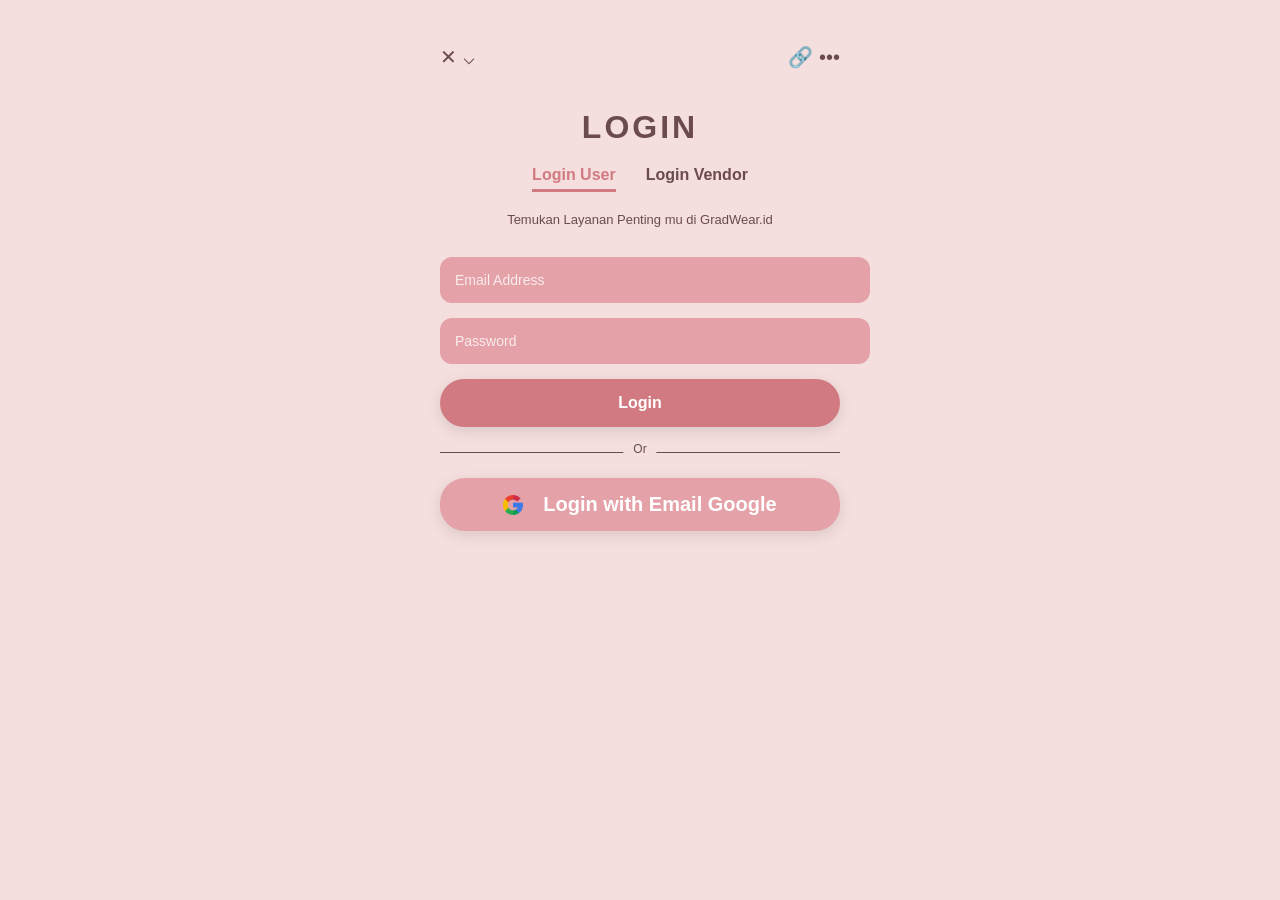
<file: profile_user.html>
<!DOCTYPE html>
<html lang="id">
<head>
    <meta charset="UTF-8">
    <meta name="viewport" content="width=device-width, initial-scale=1.0">
    <title>Profil User - GradWear.id</title>
    <link rel="stylesheet" href="style.css">
</head>
<body class="home-page">

    <div class="header">
        <div class="header-left">
            <span class="menu-icon" onclick="window.location.href='home.html'" style="cursor: pointer;">☰</span>
        </div>
        <div class="header-center">
            <img src="logo_GradWear (Remove BackGround).png" class="main-logo" onclick="window.location.href='home.html'">
        </div>
        <div class="header-right">
            <div class="icons">
                <img src="search 2.png" class="header-icon" onclick="window.location.href='search.html'">
                <img src="shopping-cart.png" class="header-icon" onclick="window.location.href='keranjang.html'">
                <img src="user.png" class="header-icon" style="border-bottom: 2px solid #fff;">
            </div>
        </div>
    </div>

    <div class="profile-main-container">
        <div class="profile-card-figma">
            <div class="profile-label">Profil User</div>
            
            <form id="updateProfileForm" class="profile-form">
                <div class="input-group">
                    <label>Username</label>
                    <input type="text" id="prof-username" placeholder="Masukkan Username">
                </div>

                <div class="input-group">
                    <label>Email</label>
                    <input type="email" id="prof-email" readonly>
                </div>

                <div class="input-group">
                    <label>Tanggal Lahir</label>
                    <input type="date" id="prof-dob">
                </div>

                <div class="input-group">
                    <label>Nomor Telfon</label>
                    <input type="tel" id="prof-phone" placeholder="08xxxxxxx">
                </div>

                <button type="button" class="btn-simpan-figma" onclick="saveProfile()">Simpan</button>
                <button type="button" class="btn-logout-simple" onclick="handleLogout()">Logout</button>
            </form>
        </div>
    </div>

    <script>
        document.addEventListener('DOMContentLoaded', function() {
            const userEmail = localStorage.getItem("userEmail");
            if (!userEmail) {
                window.location.href = "login.html";
            } else {
                document.getElementById('prof-email').value = userEmail;
                // Load data lain jika ada di localStorage
                document.getElementById('prof-username').value = localStorage.getItem("userName") || "";
            }
        });

        function saveProfile() {
            const name = document.getElementById('prof-username').value;
            localStorage.setItem("userName", name);
            alert("Profil Berhasil Disimpan!");
        }

        function handleLogout() {
            localStorage.clear();
            window.location.href = "login.html";
        }
    </script>
</body>
</html>
</file>
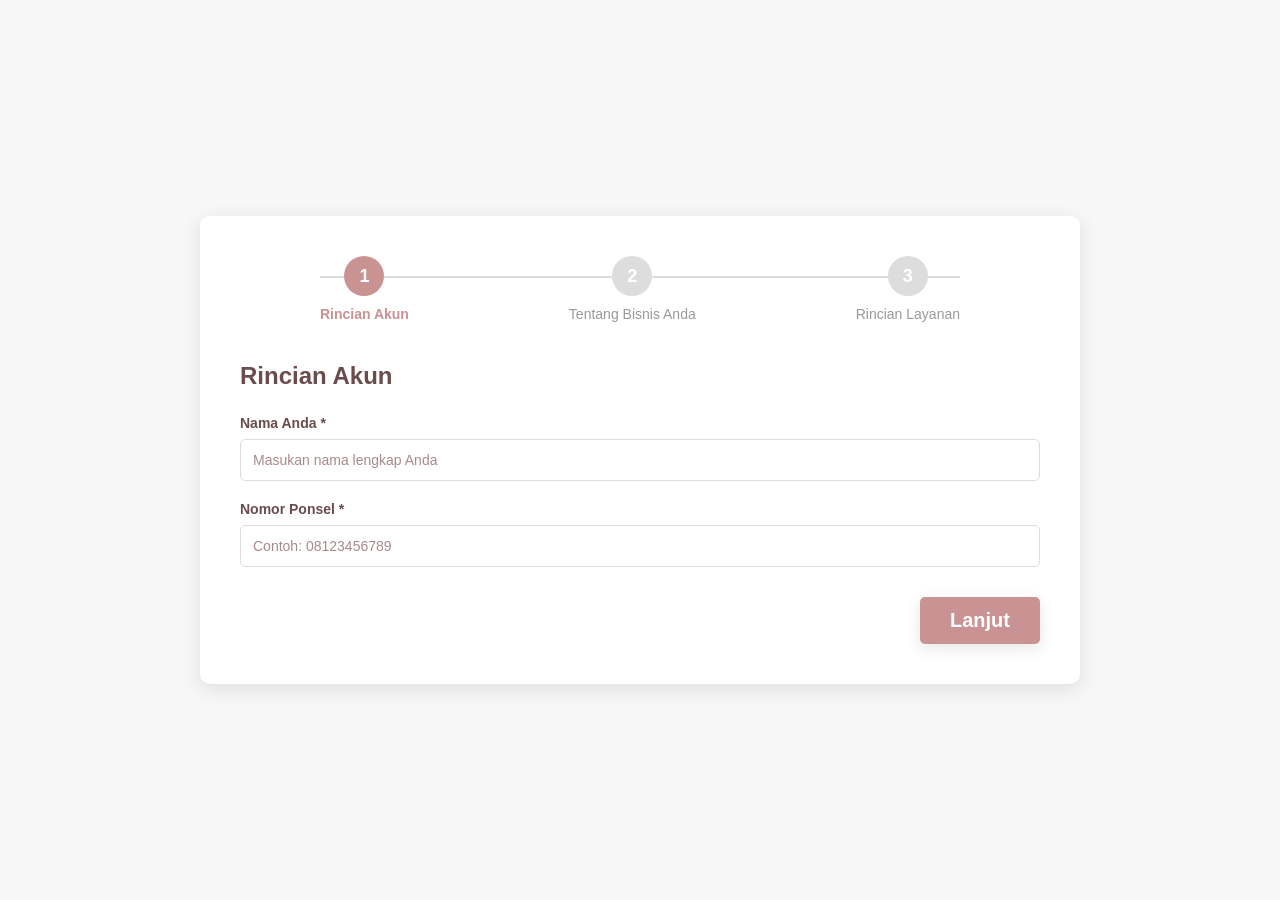
<file: register_vendor.html>
<!DOCTYPE html>
<html lang="id">
<head>
    <meta charset="UTF-8">
    <meta name="viewport" content="width=device-width, initial-scale=1.0">
    <title>Pendaftaran Vendor - GradWear.id</title>
    <link rel="stylesheet" href="style.css">
    <style>
        /* CSS Tambahan agar transisi smooth */
        .form-step { display: none; }
        .form-step.active { display: block; }
        .progress-bar .step.active .step-icon { background-color: #CA9393; color: white; border-color: #CA9393; }
        .progress-bar .step.active { color: #CA9393; font-weight: bold; }
    </style>
</head>
<body class="registration-page">

    <div class="registration-container">
        <div class="progress-bar">
            <div class="step active" id="step1-title">
                <div class="step-icon">1</div>
                Rincian Akun
            </div>
            <div class="step" id="step2-title">
                <div class="step-icon">2</div>
                Tentang Bisnis Anda
            </div>
            <div class="step" id="step3-title">
                <div class="step-icon">3</div>
                Rincian Layanan
            </div>
        </div>

        <form id="vendorForm">
            <div class="form-step active" id="step1">
                <h2>Rincian Akun</h2>
                <div class="input-group">
                    <label for="vendor_name">Nama Anda *</label>
                    <input type="text" id="vendor_name" placeholder="Masukan nama lengkap Anda" required>
                </div>
                <div class="input-group">
                    <label for="vendor_phone">Nomor Ponsel *</label>
                    <input type="tel" id="vendor_phone" placeholder="Contoh: 08123456789" required>
                </div>
                <div class="btn-group">
                    <button type="button" class="btn-next" onclick="nextStep(2)">Lanjut</button>
                </div>
            </div>

            <div class="form-step" id="step2">
                <h2>Tentang Bisnis Anda</h2>
                <div class="input-group">
                    <label for="business_name">Nama Bisnis *</label>
                    <input type="text" id="business_name" placeholder="Nama brand/toko Anda">
                </div>
                <div class="input-group">
                    <label for="service_category">Kategori Layanan *</label>
                    <select id="service_category">
                        <option value="">Pilih Kategori</option>
                        <option value="kebaya">Sewa Kebaya</option>
                        <option value="mua">Make-Up Artist</option>
                        <option value="photoshoot">Photography</option>
                    </select>
                </div>
                <div class="btn-group">
                    <button type="button" class="btn-prev" onclick="prevStep(1)">Kembali</button>
                    <button type="button" class="btn-next" onclick="nextStep(3)">Lanjut</button>
                </div>
            </div>

            <div class="form-step" id="step3">
                <h2>Rincian Layanan</h2>
                <p>Lengkapi akun untuk akses dashboard.</p>
                <div class="input-group">
                    <label for="vendor_email">Email Bisnis *</label>
                    <input type="email" id="vendor_email" placeholder="email@bisnis.com">
                </div>
                <div class="input-group">
                    <label for="vendor_password">Kata Sandi *</label>
                    <input type="password" id="vendor_password" placeholder="Minimal 6 karakter">
                </div>
                <div class="btn-group">
                    <button type="button" class="btn-prev" onclick="prevStep(2)">Kembali</button>
                    <button type="submit" class="btn-submit">Daftar</button>
                </div>
            </div>
        </form>
    </div>

    <script>
    // 1. FUNGSI NAVIGASI (PINDAH STEP)
    function showStep(step) {
        // Sembunyikan semua step
        const steps = document.querySelectorAll('.form-step');
        steps.forEach(s => {
            s.style.display = 'none';
            s.classList.remove('active');
        });

        // Tampilkan step yang diklik
        const targetStep = document.getElementById('step' + step);
        if (targetStep) {
            targetStep.style.display = 'block';
            targetStep.classList.add('active');
        }

        // Update Progress Bar (lingkaran angka)
        for (let i = 1; i <= 3; i++) {
            const title = document.getElementById('step' + i + '-title');
            if (title) {
                if (i <= step) title.classList.add('active');
                else title.classList.remove('active');
            }
        }
    }

    // Fungsi bantu untuk tombol Lanjut/Kembali
    function nextStep(step) { showStep(step); }
    function prevStep(step) { showStep(step); }

    // 2. FUNGSI UTAMA UNTUK MENDAFTAR (SUBMIT)
    function submitForm() {
        console.log("Proses pendaftaran dimulai...");

        // Ambil elemen input
        const namaBisnisInput = document.getElementById('business_name');
        const kategoriInput = document.getElementById('service_category');

        // Validasi jika input tidak ditemukan
        if (!namaBisnisInput || !kategoriInput) {
            alert("Error: ID 'business_name' atau 'service_category' tidak ditemukan di HTML!");
            return;
        }

        const namaBisnis = namaBisnisInput.value;
        const kategori = kategoriInput.value;

        // Validasi jika input kosong
        if (namaBisnis.trim() === "" || kategori === "") {
            alert("Harap isi Nama Bisnis dan pilih Kategori Layanan di Step 2!");
            // Jika kosong, arahkan user balik ke step 2 agar dia tahu mana yang harus diisi
            showStep(2);
            return;
        }

        // SIMPAN DATA KE STORAGE
        localStorage.setItem("vendorBusinessName", namaBisnis);
        localStorage.setItem("vendorCategory", kategori);

        alert("Pendaftaran Berhasil! Menuju Dashboard...");
        
        // PINDAH HALAMAN
        window.location.href = "dashboard_vendor.html";
    }

    // 3. LOGIKA TAMBAHAN (MENCEGAH FORM REFRESH SENDIRI)
    document.addEventListener('DOMContentLoaded', function() {
        const vendorForm = document.getElementById('vendorForm');
        if (vendorForm) {
            vendorForm.onsubmit = function(e) {
                e.preventDefault(); // Supaya halaman tidak reload
                submitForm(); // Jalankan fungsi simpan kita
            };
        }
        // Pastikan pas buka pertama kali, Step 1 muncul
        showStep(1);
    });
</script>
</body>
</html>
</file>
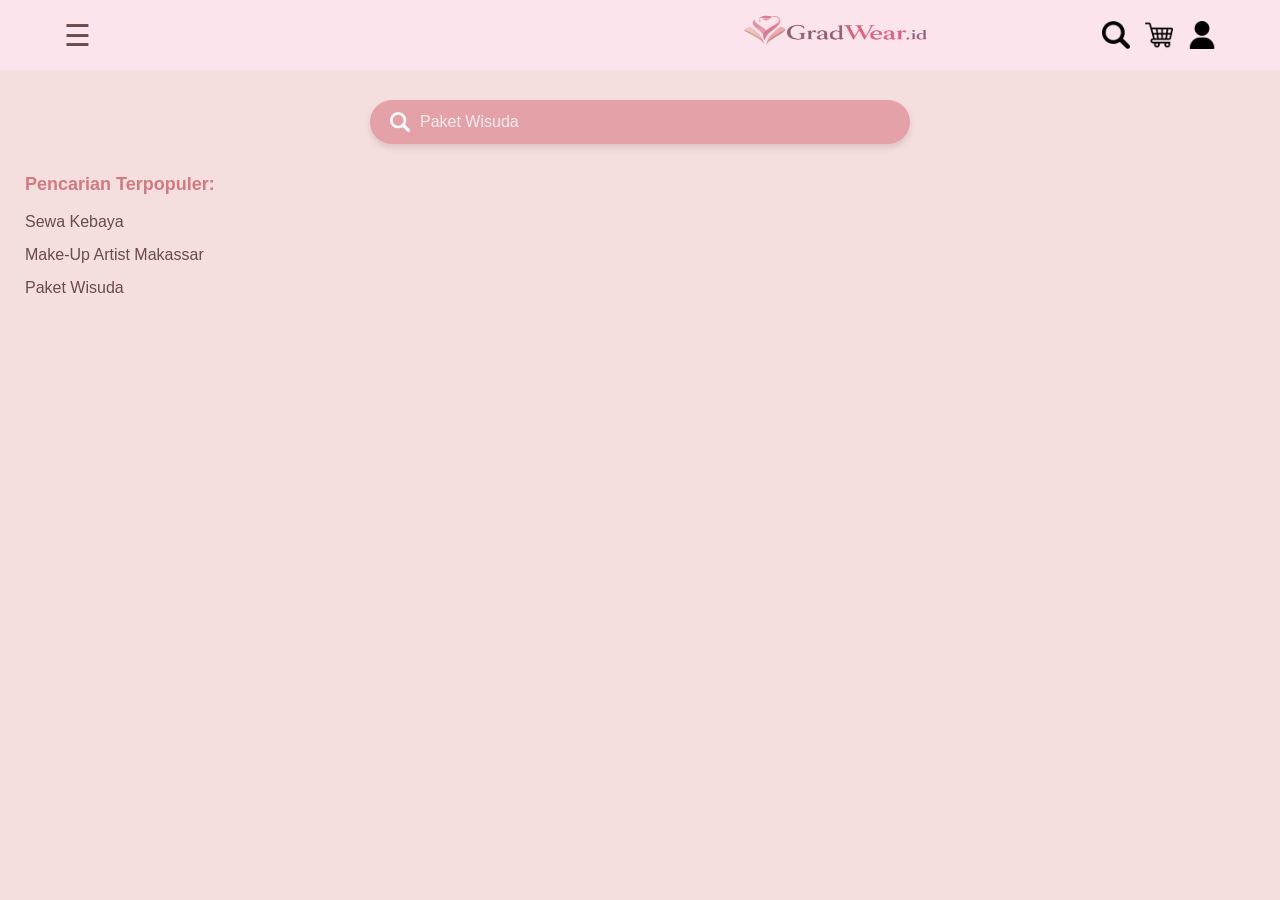
<file: search.html>
<!DOCTYPE html>
<html lang="id">
<head>
    <meta charset="UTF-8">
    <meta name="viewport" content="width=device-width, initial-scale=1.0">
    <title>Search - GradWear.id</title>
    <link rel="stylesheet" href="style.css">
</head>
<body class="home-page">

    <div class="header">
        <div class="header-left">
            <span class="menu-icon" onclick="window.location.href='home.html'" style="font-size: 30px; cursor: pointer;">☰</span>
        </div>

        <div class="header-center">
            <img src="logo_GradWear (Remove BackGround).png" class="main-logo" onclick="window.location.href='home.html'">
        </div>

        <div class="header-right">
            <div class="icons">
                <img src="search 2.png" class="header-icon" onclick="window.location.href='search.html'">
                <img src="shopping-cart.png" class="header-icon" onclick="window.location.href='keranjang.html'">
                <img src="user.png" class="header-icon" onclick="window.location.href='login.html'">
            </div>
        </div>
    </div>

    <div class="content">
        <div class="search-bar-oval">
            <img src="search 2.png" class="search-icon-img">
            <input type="text" id="search-input" placeholder="Paket Wisuda" autofocus>
        </div>

        <div class="search-suggestions" style="padding: 0 25px;">
            <p style="color: #d17a81; font-weight: bold; font-size: 18px;">Pencarian Terpopuler:</p>
            <div class="suggestion-tag" style="margin: 15px 0; color: #6b4b4b; cursor: pointer;">Sewa Kebaya</div>
            <div class="suggestion-tag" style="margin: 15px 0; color: #6b4b4b; cursor: pointer;">Make-Up Artist Makassar</div>
            <div class="suggestion-tag" style="margin: 15px 0; color: #6b4b4b; cursor: pointer;">Paket Wisuda</div>
        </div>
        <div id="search-results-container" class="product-grid" style="display: none; margin-top: 20px;">
    </div>
    </div>

    <script>
    const inputSearch = document.getElementById('search-input');

    // Menggunakan event 'keypress' supaya pindah setelah tekan Enter
    inputSearch.addEventListener('keypress', function (e) {
        if (e.key === 'Enter') {
            const keyword = this.value.toLowerCase().trim(); // .trim() agar spasi di awal/akhir tidak mengganggu

            if (keyword === 'paket wisuda') {
                window.location.href = 'paket_wisuda.html';
            } 
            else if (keyword === 'sewa kebaya' || keyword === 'kebaya') {
                window.location.href = 'kebaya.html';
            } 
            else if (keyword === 'make-up artist' || keyword === 'mua') {
                window.location.href = 'make-up.html';
            } 
            else if (keyword === 'photoshoot' || keyword === 'foto') {
                window.location.href = 'photoshoot.html';
            } 
            else {
                alert("Layanan tidak ditemukan. Coba ketik 'Paket Wisuda'");
            }
        }
    });

    // Tambahan: Fungsi untuk teks rekomendasi (Pencarian Terpopuler)
    function fillSearch(text) {
        inputSearch.value = text;
        // Opsional: Langsung pindah halaman saat rekomendasi diklik
        if (text.toLowerCase() === 'sewa kebaya') {
            window.location.href = 'sewa_kebaya.html';
        } else if (text.toLowerCase() === 'paket wisuda') {
            window.location.href = 'paket_wisuda.html';
        }
    }
</script>

</body>
</file>
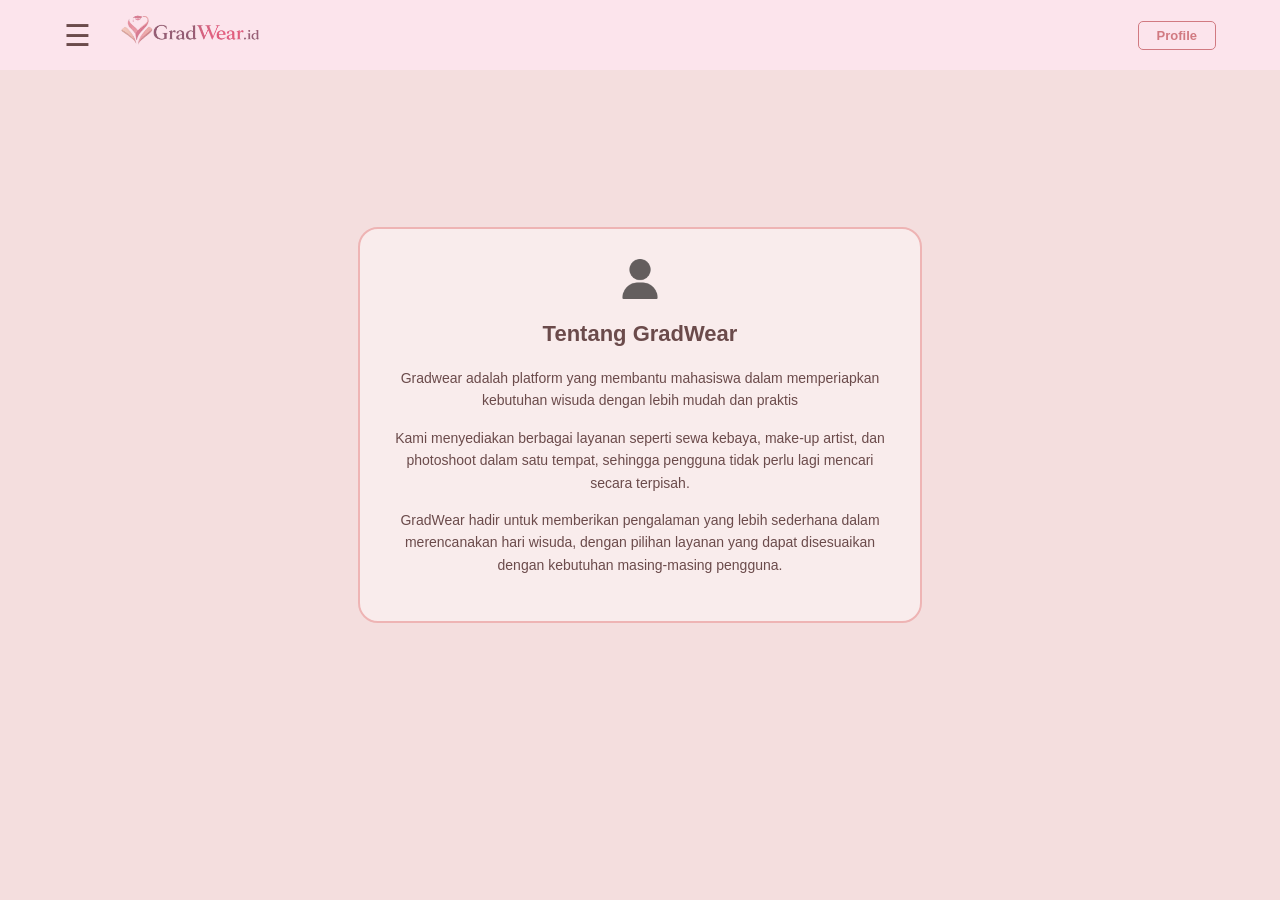
<file: tentang_kami.html>
<!DOCTYPE html>
<html lang="id">
<head>
    <meta charset="UTF-8">
    <meta name="viewport" content="width=device-width, initial-scale=1.0">
    <title>Tentang Kami</title>
    <link rel="stylesheet" href="style.css">
</head>
<body class="cart-page">

    <!-- HEADER (Pastikan sama dengan home.html) -->
    <div class="header">
        <div class="header-left">
            <span class="menu-icon" onclick="window.location.href='home.html'" style="cursor:pointer">☰</span>
            <img src="logo_GradWear (Remove BackGround).png" class="main-logo" onclick="window.location.href='home.html'">
        </div>
        <div class="header-right">
            <div class="auth-buttons">
                <a href="profile_user.html" class="btn-profile">Profile</a>
            </div>
        </div>
    </div>

    <div class="about-container">
        <div class="about-box">
            <div class="about-icon">
                <img src="user.png" alt="Icon Tentang Kami" style="width: 40px; opacity: 0.6;">
            </div>
            <h2>Tentang GradWear</h2>
            
            <p>
                Gradwear adalah platform yang
membantu mahasiswa dalam memperiapkan kebutuhan wisuda dengan lebih mudah dan praktis
            </p>
            <p>
                Kami menyediakan berbagai layanan seperti sewa kebaya, make-up artist, dan photoshoot dalam satu tempat, sehingga pengguna tidak perlu lagi mencari secara terpisah.
            </p>
            <p>
                GradWear hadir untuk memberikan pengalaman yang lebih sederhana dalam merencanakan hari wisuda, dengan pilihan layanan yang dapat disesuaikan dengan kebutuhan masing-masing pengguna.
            </p>
        </div>
    </div>

</body>
</html>
</file>
<file: style.css>
body {
  margin: 0;
  font-family: Arial, sans-serif;
  background-color: #f4dede;
}

.container {
  height: 100vh;
  display: flex;
  flex-direction: column;
  justify-content: center; /* tengah vertikal */
  align-items: center;     /* tengah horizontal */
  text-align: center;
  padding: 0 20px;
}

/* Mengatur ukuran Logo agar lebih kecil & proporsional */
.logo img {
  width: 500px; /* Perkecil dari ukuran asli agar elegan */
  height: auto;
  margin-bottom: 5px;
}

/* Mengedit Tagline */
.tagline {
  margin-bottom: 35px;
  color: #6b4b4b;
  font-size: 25px;       
  font-weight: bold;     
  line-height: 1.4;
}

/* Styling Tombol Mulai Sekarang */
button {
  background-color: #c86b73;
  color: white;
  border: none;
  padding: 20px 80px;
  border-radius: 15px;
  font-weight: bold;
  font-size: 20px;
  cursor: pointer;
  box-shadow: 0 4px 15px rgba(0,0,0,0.1);
  transition: 0.3s;
}

/* ===== HOME PAGE ===== */
.home .page {
    margin: 0;
    padding: 0;
    box-sizing: border-box;
    font-family: 'Segoe UI', Tahoma, Geneva, Verdana, sans-serif;
}

body.home-page {
    background-color: #f4dede;
}

/* ===== HEADER ===== */
.header {
  display: flex;
   display: flex;
    align-items: center;
    justify-content: space-between;
    padding: 10px 20px;
    height: 70px;
    background-color: #FDF0F0;
}

.header-left {
    display: flex;
    align-items: center;
    gap: 12px; /* Jarak pas antara ikon menu dan logo */
    flex: 0 0 auto; /* Jangan biarkan area ini melebar ke tengah */
}

.header-center {
    flex: 1; /* Pendorong utama supaya kiri dan kanan mepet ke ujung */
    display: flex;
    justify-content: center;
    padding: 0 20px;
}

.header-right {
    flex: 0 1 auto; /* Jangan biarkan area ini melebar otomatis */
    display: flex;
    justify-content: flex-end;
}

.menu-icon {
    font-size: 30px;
    cursor: pointer;
    color: #6b4b4b;
}

.main-logo {
   height: 100px !important; /* Ukuran ini pas supaya terbaca tapi tetap ramping */
    width: auto;
    display: block;
    cursor: pointer;
}

.header-left {
    display: flex;
    align-items: center;
    flex: 1;
}

.icons {
    display: flex;
    gap: 15px;
}

.header-icon {
    width: 24px;
    height: 24px;
    object-fit: contain;
    cursor: pointer;
}

/* Container Tombol Auth */
.auth-buttons {
    display: flex;
    align-items: center;
    gap: 15px;
}

/* Tombol Masuk (Garis Pinggir) */
.btn-login {
    text-decoration: none;
    color: #d17a81; /* Warna pink tema kamu */
    border: 1px solid #d17a81;
    padding: 6px 18px;
    border-radius: 5px;
    font-size: 13px;
    font-weight: 600;
    transition: 0.3s;
}

.btn-login:hover {
    background-color: #fff5f6;
}

.btn-register:hover {
    background-color: #b35f66;
}

/* Gaya untuk tombol Profile (Hapus yang versi garis bawah tadi) */
.btn-profile {
   text-decoration: none;
    color: #d17a81; /* Warna pink tema kamu */
    border: 1px solid #d17a81;
    padding: 6px 18px;
    border-radius: 5px;
    font-size: 13px;
    font-weight: 600;
    transition: 0.3s;
}

/* Efek saat kursor di atas tombol */
.btn-profile:hover {
    background-color: #4e3535; /* Cokelat yang lebih gelap */
}

.btn-profile:hover {
    background-color: #b35f66;
}

/* Container untuk Search Bar */
.search-container {
    width: 100%;
    max-width: 450px;
    height: 38px;
    background: white;
    border: 1px solid #ddd;
    border-radius: 8px;
    display: flex;
    align-items: center;
    padding: 0 15px;
}

.search-container:focus-within {
    border-color: #d17a81; /* Berubah warna saat diklik */
    box-shadow: 0 0 5px rgba(209, 122, 129, 0.2);
}

/* Ikon di dalam Input */
.search-icon-inside {
    width: 18px;
    height: 18px;
    margin-right: 10px;
    opacity: 0.5;
}

/* Input Teks */
.search-input {
    border: none;
    outline: none;
    width: 100%;
    font-size: 14px;
    color: #4a4a4a;
}

.search-input::placeholder {
    color: #b0b0b0;
}

/* ===== CONTENT ===== */
.home {
    padding: 20px;
    max-width: 600px;
    margin: 0 auto;
}

/* HERO IMAGE */
.hero img {
    width: 100%;
    border-radius: 30px 30px 150px 150px;
    margin-bottom: 20px;
    display: block;
    box-shadow: 0 4px 10px rgba(0,0,0,0.1);
}

/* BUTTON BOOKING */
.booking {
    background-color: #c86b73;
    color: white;
    border: none;
    padding: 15px 40px;
    border-radius: 25px;
    font-weight: bold;
    font-size: 16px;
    margin: 10px auto 25px;
    cursor: pointer;
    box-shadow: 0 4px 8px rgba(0,0,0,0.2);
    transition: 0.3s;
}

/* MENU GRID */
.menu-grid {
    display: grid;
    grid-template-columns: 1fr 1fr;
    gap: 15px;
}

.card {
    background-color: #e4a1a7;
    color: white;
    padding: 20px 10px;
    border-radius: 15px;
    text-align: center;
    font-weight: bold;
    font-size: 14px;
    display: flex;
    align-items: center;
    justify-content: center;
    min-height: 60px;
    box-shadow: 0 4px 6px rgba(0,0,0,0.1);
}

/* ===== SIDEBAR ===== */
.sidebar {
    height: 100%;
    width: 0;
    position: fixed;
    z-index: 1000;
    top: 0;
    left: 0;
    background-color: #fce4e4;
    overflow-x: hidden;
    transition: 0.5s;
    padding-top: 60px;
}

.sidebar .menu-content {
    display: flex;
    flex-direction: column;
    padding: 20px;
}

.sidebar a {
    padding: 15px;
    text-decoration: none;
    font-size: 18px;
    color: #6b4b4b;
    display: block;
    border-radius: 10px;
    margin-bottom: 10px;
    background-color: #e4a1a7;
    color: white;
}

.sidebar .closebtn {
    position: absolute;
    top: 10px;
    right: 20px;
    font-size: 36px;
    text-decoration: none;
    color: #6b4b4b;
}

/* ===== LOGIN PAGE STYLES ===== */
.login-page {
    background-color: #f4dede;
    display: flex;
    justify-content: center;
    align-items: center;
    min-height: 100vh;
    margin: 0;
}

.mobile-frame {
    width: 100%;
    max-width: 400px;
    height: 90vh;
    background-color: #f4dede;
    padding: 20px;
    position: relative;
}

.nav-header {
    display: flex;
    justify-content: space-between;
    color: #6b4b4b;
    font-size: 20px;
    margin-bottom: 40px;
}

.login-page .title {
    text-align: center;
    color: #6b4b4b;
    font-size: 32px;
    letter-spacing: 3px;
    margin-bottom: 20px;
}

/* Tab Login User/Vendor */
.login-tabs {
    display: flex;
    justify-content: center;
    gap: 30px;
    margin-bottom: 20px;
}

.tab {
    cursor: pointer;
    color: #6b4b4b;
    font-weight: bold;
    padding-bottom: 5px;
    border-bottom: 3px solid transparent;
}

.tab.active {
    color: #d17a81;
    border-bottom: 3px solid #d17a81;
}

.login-page .subtitle {
    text-align: center;
    color: #6b4b4b;
    font-size: 13px;
    margin-bottom: 30px;
}

/* Input Form */
.input-pink {
    width: 100%;
    padding: 15px;
    margin-bottom: 15px;
    border: none;
    border-radius: 12px;
    background-color: #e4a1a7;
    color: white;
    font-size: 14px;
}

.input-pink::placeholder {
    color: white;
    opacity: 0.8;
}

.remember-me {
    display: flex;
    align-items: center;
    gap: 8px;
    color: #6b4b4b;
    font-size: 13px;
    margin-bottom: 30px;
}

.btn-login {
    width: 100%;
    padding: 15px;
    background-color: #d17a81;
    color: white;
    border: none;
    border-radius: 25px;
    font-weight: bold;
    font-size: 16px;
    cursor: pointer;
}

.divider {
    text-align: center;
    margin: 25px 0;
    position: relative;
    border-bottom: 1px solid #6b4b4b;
}

.divider span {
    position: absolute;
    top: -10px;
    left: 50%;
    transform: translateX(-50%);
    background: #f4dede;
    padding: 0 10px;
    color: #6b4b4b;
    font-size: 12px;
}

.btn-google {
    width: 100%;
    padding: 15px;
    background-color: #e4a1a7;
    color: white;
    border: none;
    border-radius: 25px;
    display: flex;
    align-items: center;
    justify-content: center;
    gap: 10px;
    cursor: pointer;
}

/* ======= Search ===== */
/* HEADER - Agar identik dengan Home */
.header {
    display: flex;
    justify-content: space-between;
    align-items: center;
    padding: 15px 5%; /* Gunakan persentase agar fleksibel */
    background-color: #fce4ec;
    width: 100%;
    box-sizing: border-box;
}

/* Memperbesar Logo agar tidak kecil seperti di screenshot */
.header-center .main-logo {
    width: 225px; /* Atur ukuran ini sampai pas menurutmu */
    height: auto;
    display: block;
    margin: 0 auto;
}

.header-right .icons {
    display: flex;
    gap: 15px;
}

.header-icon {
    width: 28px;
    height: 28px;
    cursor: pointer;
}

/* SEARCH BAR OVAL - Perbaikan agar Card Pink muncul */
.search-bar-oval {
    display: flex;
    align-items: center;
    background-color: #e4a1a7; /* Warna pink gelap card */
    border-radius: 30px;
    padding: 12px 20px;
    width: 90%;
    max-width: 500px;
    margin: 30px auto; /* Memberi jarak dari header */
    box-shadow: 0 4px 6px rgba(0,0,0,0.1); /* Opsional: agar lebih timbul */
}

.search-bar-oval input {
    flex: 1;
    border: none;
    background: transparent;
    color: white;
    font-size: 16px;
    outline: none;
    padding-left: 10px;
}

.search-bar-oval input::placeholder {
    color: rgba(255, 255, 255, 0.8);
}

.search-icon-img {
    width: 20px;
    height: 20px;
    filter: brightness(0) invert(1); /* Membuat ikon hitam jadi putih */
}

/* ===== Paket Wisuda ====== */
/* Judul Kategori */
.category-title {
    text-align: center;
    color: #6b4b4b;
    margin: 20px 0;
    font-size: 1.2rem;
}

/* Grid Katalog */
.product-grid {
    display: flex;
    flex-direction: column; /* Sesuai desain figma yang memanjang ke bawah */
    gap: 20px;
    padding: 0 20px 20px 20px;
}

/* Kartu Produk */
.product-card {
    background-color: #fce4ec; /* Pink muda */
    border-radius: 15px;
    overflow: hidden;
    display: flex;
    flex-direction: column;
    box-shadow: 0 4px 8px rgba(0,0,0,0.1);
}

.product-card img {
    width: 100%;
    height: 200px;
    object-fit: cover;
}

.product-info {
    padding: 15px;
    text-align: center;
}

.product-info h3 {
    margin: 0;
    font-size: 1rem;
    color: #6b4b4b;
}

.price {
    color: #d17a81;
    font-weight: bold;
    margin: 10px 0;
}

/* Tombol Lihat Detail */
.btn-detail {
    background-color: #d17a81;
    color: white;
    border: none;
    padding: 8px 20px;
    border-radius: 20px;
    cursor: pointer;
    font-size: 14px;
    transition: 0.3s;
}

.btn-detail:hover {
    background-color: #b35f66;
}

/* Wadah utama untuk 3 gambar */
.image-container-triple {
    display: flex;
    justify-content: center;
    gap: 10px;
    padding: 15px;
}

/* Kotak untuk masing-masing gambar + teks bawahnya */
.img-box {
    flex: 1;
    display: flex;
    flex-direction: column;
    align-items: center;
}

.img-box img {
    width: 100%;
    height: auto;
    max-height: 200px;
    object-fit: contain;
    border-radius: 8px;
    border: 2px solid #eecaca; /* Warna bingkai lembut */
    background-color: #ffffff; 
}

.img-box span {
    font-size: 8px;
    color: #6b4b4b;
    margin-top: 5px;
    text-align: center;
    line-height: 1.2;
}

/* ===== Kebaya ====== */
/* Judul Kategori */
.category-title {
    text-align: center;
    color: #6b4b4b;
    margin: 20px 0;
    font-size: 1.2rem;
}

/* Grid Katalog */
.product-grid {
    display: flex;
    flex-direction: column; /* Sesuai desain figma yang memanjang ke bawah */
    gap: 20px;
    padding: 0 20px 20px 20px;
}

/* Kartu Produk */
.product-card {
    background-color: #fce4ec; /* Pink muda */
    border-radius: 15px;
    overflow: hidden;
    display: flex;
    flex-direction: column;
    box-shadow: 0 4px 8px rgba(0,0,0,0.1);
}

.product-card img {
    width: 100%;
    height: 200px;
    object-fit: cover;
}

.product-info {
    padding: 15px;
    text-align: center;
}

.product-info h3 {
    margin: 0;
    font-size: 1rem;
    color: #6b4b4b;
}

.price {
    color: #d17a81;
    font-weight: bold;
    margin: 10px 0;
}

/* Tombol Lihat Detail */
.btn-detail {
    background-color: #d17a81;
    color: white;
    border: none;
    padding: 8px 20px;
    border-radius: 20px;
    cursor: pointer;
    font-size: 14px;
    transition: 0.3s;
}

.btn-detail:hover {
    background-color: #b35f66;
}

/* Ini supaya gambarnya berjajar ke samping, bukan ke bawah */
.image-container-triple {
    display: flex;
    flex-direction: row; /* Paksa berjajar ke samping */
    justify-content: space-around;
    gap: 10px;
    padding: 15px;
    width: 100%;
    box-sizing: border-box;
}

/* Ini kotak untuk masing-masing foto */
.img-box {
    flex: 1; /* Supaya bagi rata tempatnya */
    width: 30%; /* Batasi lebar maksimal */
}

.img-box img {
    width: 100%;
    height: 150px; /* Batasi tingginya biar nggak raksasa */
    object-fit: contain; /* Supaya foto utuh dan nggak kepotong */
    border-radius: 8px;
    background-color: #f9f9f9;
}

/* ===== Make-Up Artist Full Reset ===== */

.product-grid {
    isplay: flex;
    flex-direction: column;
    /* Ini yang menciptakan jarak/sekat antar paket secara vertikal */
    gap: 30px !important; 
    padding: 20px;
    background-color: #fce4ec; /* Menyamakan background dengan tema */
}

.product-card {
   background-color: #fce4ec !important; /* SEKAT PUTIH: Memberi warna putih pada seluruh box paket */
    border-radius: 15px;
    overflow: hidden;
    display: flex;
    flex-direction: column;
    margin-bottom: 25px; 
    /* Bayangan halus agar kartu paket terlihat timbul */
    box-shadow: 0 4px 8px rgba(0,0,0,0.05);
}

.image-container-triple {
    display: flex;
    flex-direction: row;
    justify-content: center; /* Foto kumpul di tengah */
    gap: 10px;               /* Jarak antar foto */
    padding: 15px;
    /* Pastikan tidak ada warna background di sini agar tidak terlihat kotak putih */
    background: none !important; 
}

.img-box {
    /* Hapus width: 28% atau width: auto sebelumnya */
    flex: 0 1 auto; /* Kotak akan menciut mengikuti lebar asli gambar */
    display: flex;
}

.img-box img {
    /* Gunakan lebar maksimal yang pas di layar laptop kamu */
    max-width: 150px !important; 
    height: auto !important;
    
    /* Gunakan cover agar tidak ada area putih di dalam frame gambar */
    object-fit: cover !important; 
    
    border-radius: 10px;
    display: block;
    background-color: #f9f9f9;
}

/* Pastikan Product Card tidak memaksa ada background putih di area gambar */
.product-card {
    background-color: #fce4ec; /* Tetap pakai pink tema kamu */
    border-radius: 15px;
    overflow: hidden;
}

.product-info {
    padding: 15px;
    text-align: center;
    background-color: #ffffff;
}

.product-info h3 {
    margin: 0;
    font-size: 0.95rem;
    color: #6b4b4b;
}

.price {
    color: #d17a81;
    font-weight: bold;
    margin: 8px 0;
}

.btn-detail {
    background-color: #d17a81;
    color: white;
    border: none;
    padding: 8px 25px;
    border-radius: 20px;
    cursor: pointer;
    font-size: 13px;
    transition: 0.3s;
}

/* ===== Photoshoot ====== */
/* Judul Kategori */
.category-title {
    text-align: center;
    color: #6b4b4b;
    margin: 20px 0;
    font-size: 1.2rem;
}

/* Grid Katalog */
.product-grid {
    display: flex;
    flex-direction: column; /* Sesuai desain figma yang memanjang ke bawah */
    gap: 20px;
    padding: 0 20px 20px 20px;
}

/* Kartu Produk */
.product-card {
    background-color: #fce4ec; /* Pink muda */
    border-radius: 15px;
    overflow: hidden;
    display: flex;
    flex-direction: column;
    box-shadow: 0 4px 8px rgba(0,0,0,0.1);
}

.product-card img {
    width: 100%;
    height: 200px;
    object-fit: cover;
}

.product-info {
    padding: 15px;
    text-align: center;
}

.product-info h3 {
    margin: 0;
    font-size: 1rem;
    color: #6b4b4b;
}

.price {
    color: #d17a81;
    font-weight: bold;
    margin: 10px 0;
}

/* Tombol Lihat Detail */
.btn-detail {
    background-color: #d17a81;
    color: white;
    border: none;
    padding: 8px 20px;
    border-radius: 20px;
    cursor: pointer;
    font-size: 14px;
    transition: 0.3s;
}

.btn-detail:hover {
    background-color: #b35f66;
}

/* Ini supaya gambarnya berjajar ke samping, bukan ke bawah */
.image-container-triple {
    display: flex;
    flex-direction: row; /* Paksa berjajar ke samping */
    justify-content: space-around;
    gap: 10px;
    padding: 15px;
    width: 100%;
    box-sizing: border-box;
}

/* Ini kotak untuk masing-masing foto */
.img-box {
    flex: 1; /* Supaya bagi rata tempatnya */
    width: 30%; /* Batasi lebar maksimal */
}

.img-box img {
    width: 100%;
    height: 150px; /* Batasi tingginya biar nggak raksasa */
    object-fit: contain; /* Supaya foto utuh dan nggak kepotong */
    border-radius: 8px;
    background-color: #ffffff;
}

/* ==== Styling Halaman Tentang Kami ===== */
.about-container {
    display: flex;
    justify-content: center;
    align-items: center;
    padding: 40px 20px;
    min-height: 70vh;
}

.about-box {
    background-color: rgba(255, 255, 255, 0.4); /* Putih transparan */
    border: 2px solid #eeb4b4; /* Border pink lembut */
    border-radius: 20px;
    padding: 30px;
    text-align: center;
    max-width: 500px;
    color: #6b4b4b; /* Warna teks cokelat tua sesuai tema */
}

.about-icon {
    margin-bottom: 15px;
}

.about-box h2 {
    font-size: 22px;
    margin-bottom: 20px;
    font-weight: bold;
}

.about-box p {
    font-size: 14px;
    line-height: 1.6;
    margin-bottom: 15px;
    text-align: center; /* Sesuai instruksi: dalam bentuk paragraf */
}

/* ======= Container Utama Profil ========== */
.profile-main-container {
    display: flex;
    justify-content: center;
    padding: 20px;
    margin-top: 20px;
}

/* Kotak Profil Sesuai Figma */
.profile-card-figma {
    background-color: #d4a1a7; 
    width: 100%;
    max-width: 350px;
    border-radius: 15px;
    padding: 30px 20px;
    text-align: center;
}

/* Label Putih di Tengah */
.profile-label {
    background: white;
    display: inline-block;
    padding: 5px 25px;
    border-radius: 5px;
    color: #CA9393;
    font-weight: bold;
    margin-bottom: 30px;
}

/* Input Group */
.profile-form {
    text-align: left;
}

.input-group {
    margin-bottom: 15px;
}

.input-group label {
    display: block;
    color: white;
    font-size: 14px;
    margin-bottom: 5px;
}

/* --- PERBAIKAN DI SINI --- */
.input-group input {
    width: 100%;
    /* Menggunakan rgba putih agar ada efek hint putih yang cerah tapi tetap nyambung dengan pink */
    background-color: rgba(255, 255, 255, 0.8); 
    border: none;
    border-radius: 10px;
    padding: 12px;
    /* Warna teks dibuat lebih gelap agar kontras dengan kotak putih */
    color: #6b4b4b; 
    box-sizing: border-box;
    font-size: 14px;
}

/* Memberikan placeholder warna yang agak pudar */
.input-group input::placeholder {
    color: #a88a8a;
}

/* Tombol Simpan - Dibuat sedikit lebih terang dari input agar stand out */
.btn-simpan-figma {
    width: 100%;
    background-color: #ffffff; /* Dibuat putih sekalian agar sangat kontras */
    color: #CA9393;
    border: none;
    padding: 12px;
    border-radius: 15px;
    font-weight: bold;
    margin-top: 20px;
    cursor: pointer;
    box-shadow: 0 4px 6px rgba(0,0,0,0.1);
    transition: 0.3s;
}

.btn-simpan-figma:hover {
    background-color: #fce4ec; /* Berubah sedikit saat disentuh kursor */
}

.btn-logout-simple {
    width: 100%;
    background: transparent;
    border: 1px solid white;
    color: white;
    padding: 8px;
    border-radius: 15px;
    margin-top: 10px;
    cursor: pointer;
}

/* ======= Style Register Vendor ========== */
body.registration-page {
    background-color: #f7f7f7;
    font-family: Arial, sans-serif;
    display: flex;
    justify-content: center;
    align-items: center;
    min-height: 100vh;
    margin: 0;
}

.registration-container {
    background-color: white;
    width: 100%;
    max-width: 800px;
    padding: 40px;
    border-radius: 10px;
    box-shadow: 0 5px 20px rgba(0,0,0,0.1);
}

/* Progress Bar (Seperti Referensi) */
.progress-bar {
    display: flex;
    justify-content: space-around;
    margin-bottom: 40px;
    position: relative;
}

.progress-bar::before {
    content: '';
    position: absolute;
    top: 20px;
    left: 10%;
    right: 10%;
    height: 2px;
    background-color: #ddd;
    z-index: 0;
}

.step {
    text-align: center;
    color: #999;
    font-size: 14px;
    position: relative;
    z-index: 1;
}

.step-icon {
    width: 40px;
    height: 40px;
    background-color: #ddd;
    color: #fff;
    border-radius: 50%;
    display: flex;
    justify-content: center;
    align-items: center;
    font-weight: bold;
    margin: 0 auto 10px;
    font-size: 18px;
}

.step.active {
    color: #CA9393; /* Warna pink tema kamu */
}

.step.active .step-icon {
    background-color: #CA9393;
}

/* Gaya Formulir */
.form-step {
    display: none;
}

.form-step.active {
    display: block;
}

h2 {
    color: #6b4b4b;
    margin-bottom: 25px;
}

.input-group {
    margin-bottom: 20px;
}

.input-group label {
    display: block;
    color: #6b4b4b;
    font-size: 14px;
    margin-bottom: 8px;
    font-weight: bold;
}

.input-group input, .input-group select {
    width: 100%;
    padding: 12px;
    border: 1px solid #ddd;
    border-radius: 5px;
    box-sizing: border-box;
}

/* Grup Tombol */
.btn-group {
    display: flex;
    justify-content: flex-end;
    gap: 15px;
    margin-top: 30px;
}

button {
    padding: 12px 30px;
    border-radius: 5px;
    cursor: pointer;
    font-weight: bold;
    border: none;
}

.btn-next, .btn-submit {
    background-color: #CA9393;
    color: white;
}

.btn-prev {
    background-color: #eee;
    color: #6b4b4b;
}

button:hover {
    opacity: 0.9;
}

/* ======= Style Halaman Dasbor Vendor ========== */
body.dashboard-page {
    background-color: #f7f7f7;
    margin: 0;
}

.dashboard-container {
    display: flex;
    max-width: 1200px;
    margin: 30px auto;
    padding: 0 20px;
    gap: 30px;
}

/* Sidebar dasbor  */
.dashboard-sidebar {
    width: 200px;
    flex-shrink: 0;
}

.sidebar-item {
    background: white;
    padding: 15px 20px;
    margin-bottom: 5px;
    border-radius: 8px;
    color: #6b4b4b;
    cursor: pointer;
    font-weight: 500;
}

.sidebar-item.active {
    background-color: #CA9393;
    color: white;
}

/* Area Konten Utama  */
.dashboard-main {
    flex-grow: 1;
    background: white;
    padding: 40px;
    border-radius: 8px;
    box-shadow: 0 5px 15px rgba(0,0,0,0.05);
}

.dashboard-main h2 {
    color: #CA9393;
    margin-top: 0;
}

.dashboard-main p {
    color: #999;
}

.btn-add {
    margin-top: 20px;
    background-color: #eee;
    color: #6b4b4b;
}

/*  Gaya Formulir Input Dinamis */
.add-product-form {
    margin-top: 30px;
    border-top: 1px solid #eee;
    padding-top: 20px;
    display: none; /* Disembunyikan secara default */
}

/* Sembunyikan semua formulir layanan secara default */
.service-form {
    display: none; 
}

/* Untuk menata kalender dan jam sejajar */
.row {
    display: flex;
    gap: 20px;
}

.col {
    flex: 1;
}

h3 {
    color: #6b4b4b;
    margin-bottom: 20px;
}

/* --- STYLE KHUSUS HALAMAN KERANJANG --- */

.order-card {
    padding: 20px;
    display: flex;
    flex-direction: column;
    align-items: center;
}

.order-title {
    color: #666;
    margin-bottom: 15px;
    font-weight: 500;
}

.order-container {
    background-color: #D39494; /* Warna pink figma kamu */
    padding: 25px;
    border-radius: 15px;
    width: 100%;
    max-width: 380px;
    color: white;
    box-shadow: 0 10px 20px rgba(0,0,0,0.1);
}

/* Layout Foto Sejajar */
.image-group {
    display: flex;
    justify-content: space-between;
    gap: 10px;
    margin-bottom: 20px;
}

.item-photo {
    flex: 1;
    text-align: center;
}

.item-photo img {
    width: 100%;
    height: 90px;
    object-fit: cover;
    border-radius: 8px;
    margin-bottom: 5px;
}

.item-photo p {
    font-size: 9px;
    line-height: 1.2;
    margin: 0;
}

/* Detail Text */
.order-details {
    text-align: center;
}

.package-name {
    font-size: 20px;
    margin: 10px 0 5px 0;
}

.price {
    font-size: 18px;
    font-weight: bold;
    margin-bottom: 20px;
}

/* Baris Info (Size, Tanggal, Jam) */
.info-row {
    display: flex;
    justify-content: space-between;
    align-items: center;
    margin-bottom: 10px;
    font-size: 14px;
}

.badge {
    background: white;
    color: #D39494;
    padding: 2px 10px;
    border-radius: 5px;
    font-weight: bold;
    font-size: 13px;
}

.status-success {
    background: #fdf0f0;
    color: #333;
    padding: 2px 12px;
    border-radius: 10px;
    font-size: 12px;
}

.timestamp {
    font-size: 10px;
    margin-top: 15px;
    opacity: 0.9;
}

/* Tombol Hubungi */
.btn-hubungi {
    width: 100%;
    padding: 12px;
    margin-top: 15px;
    border: none;
    border-radius: 25px;
    background-color: #E58E97;
    color: white;
    font-weight: bold;
    font-size: 16px;
    cursor: pointer;
    box-shadow: 0 4px 10px rgba(0,0,0,0.15);
    transition: 0.3s;
}

.btn-hubungi:hover {
    background-color: #d17a83;
    transform: translateY(-2px);
}
</file>
